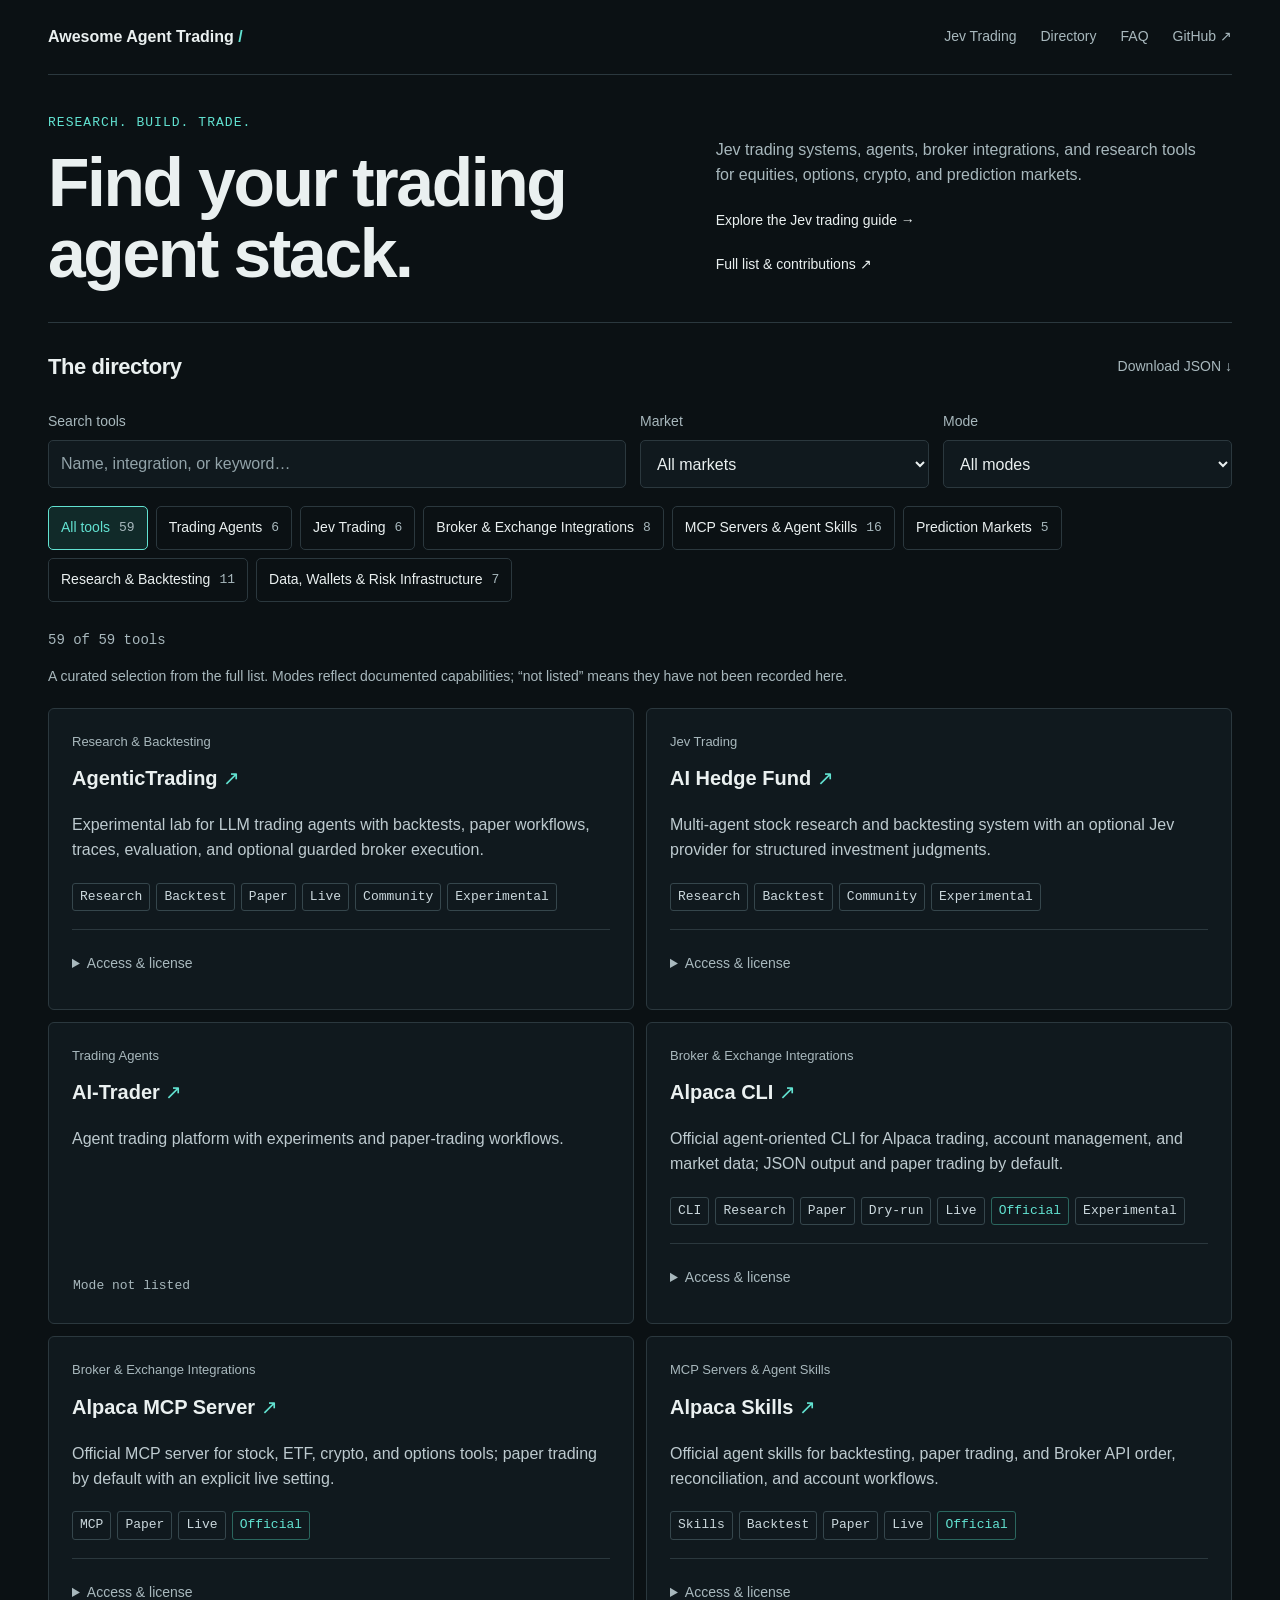
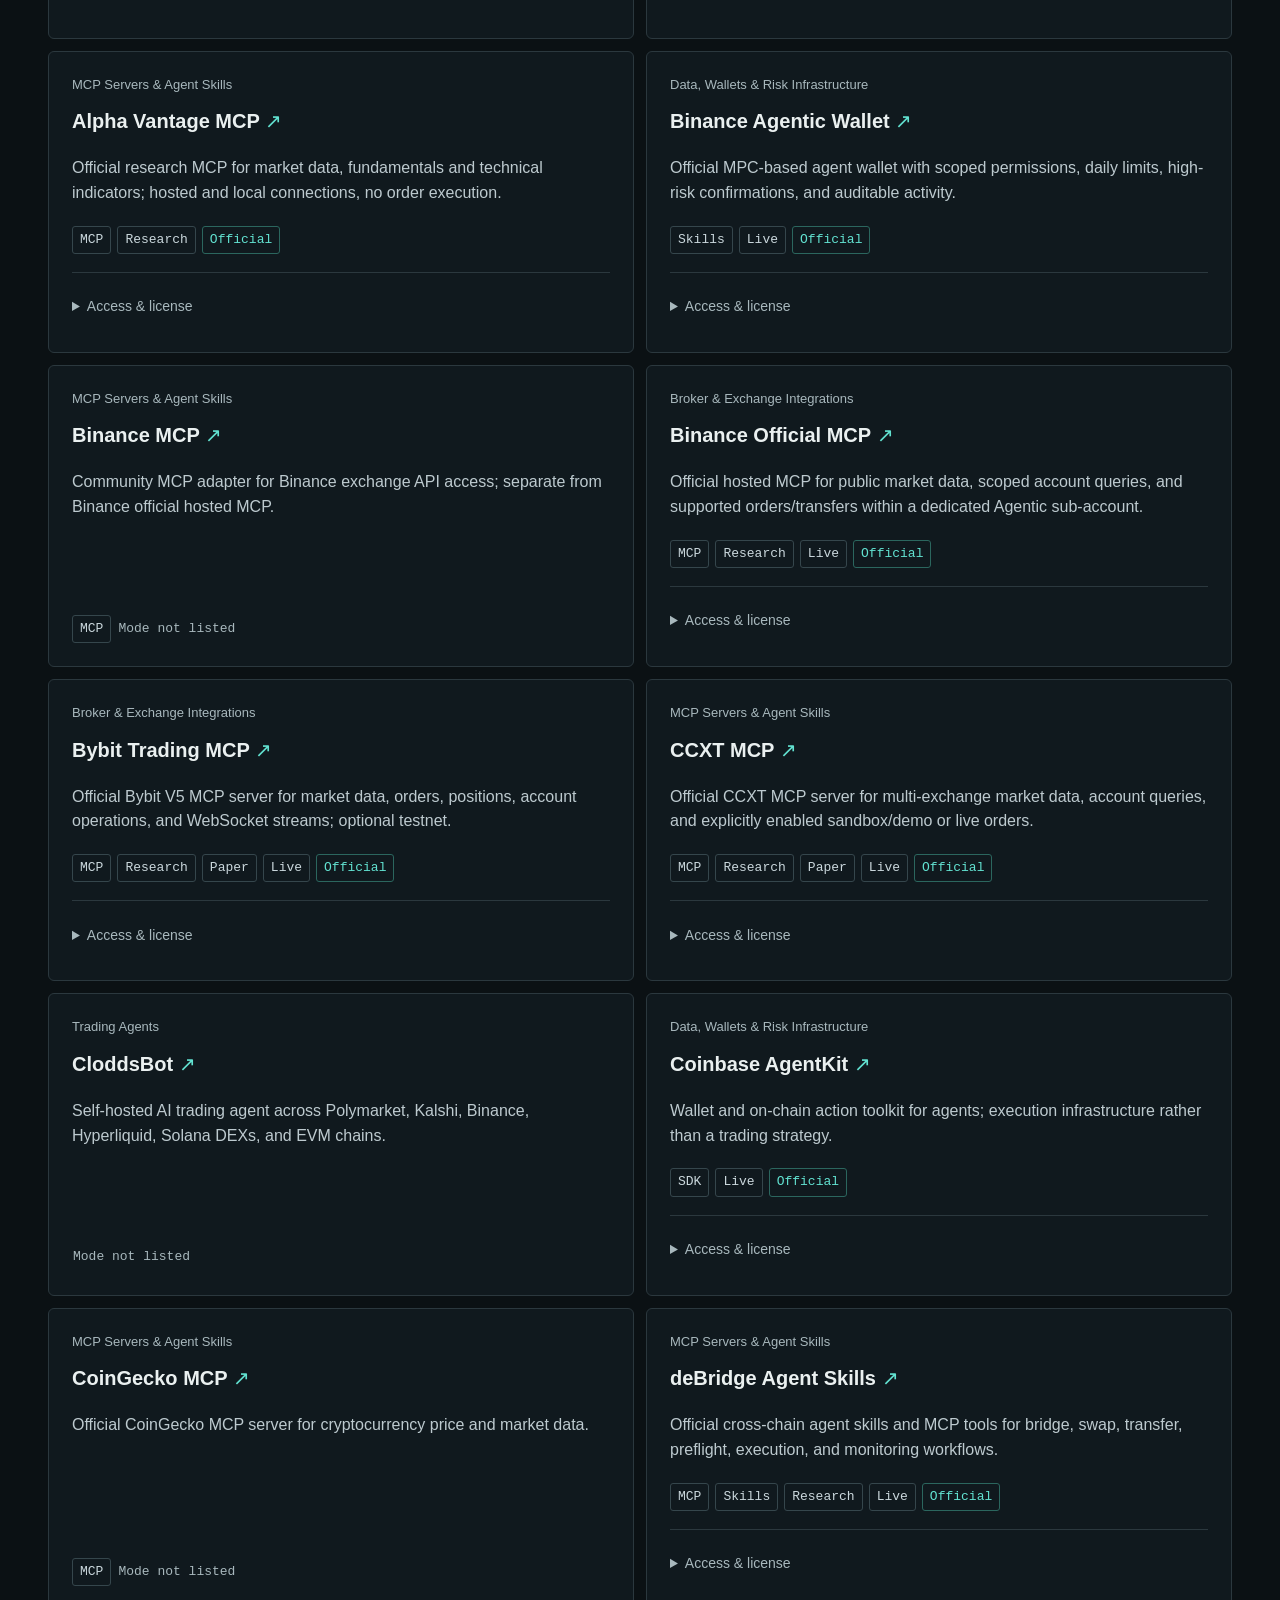
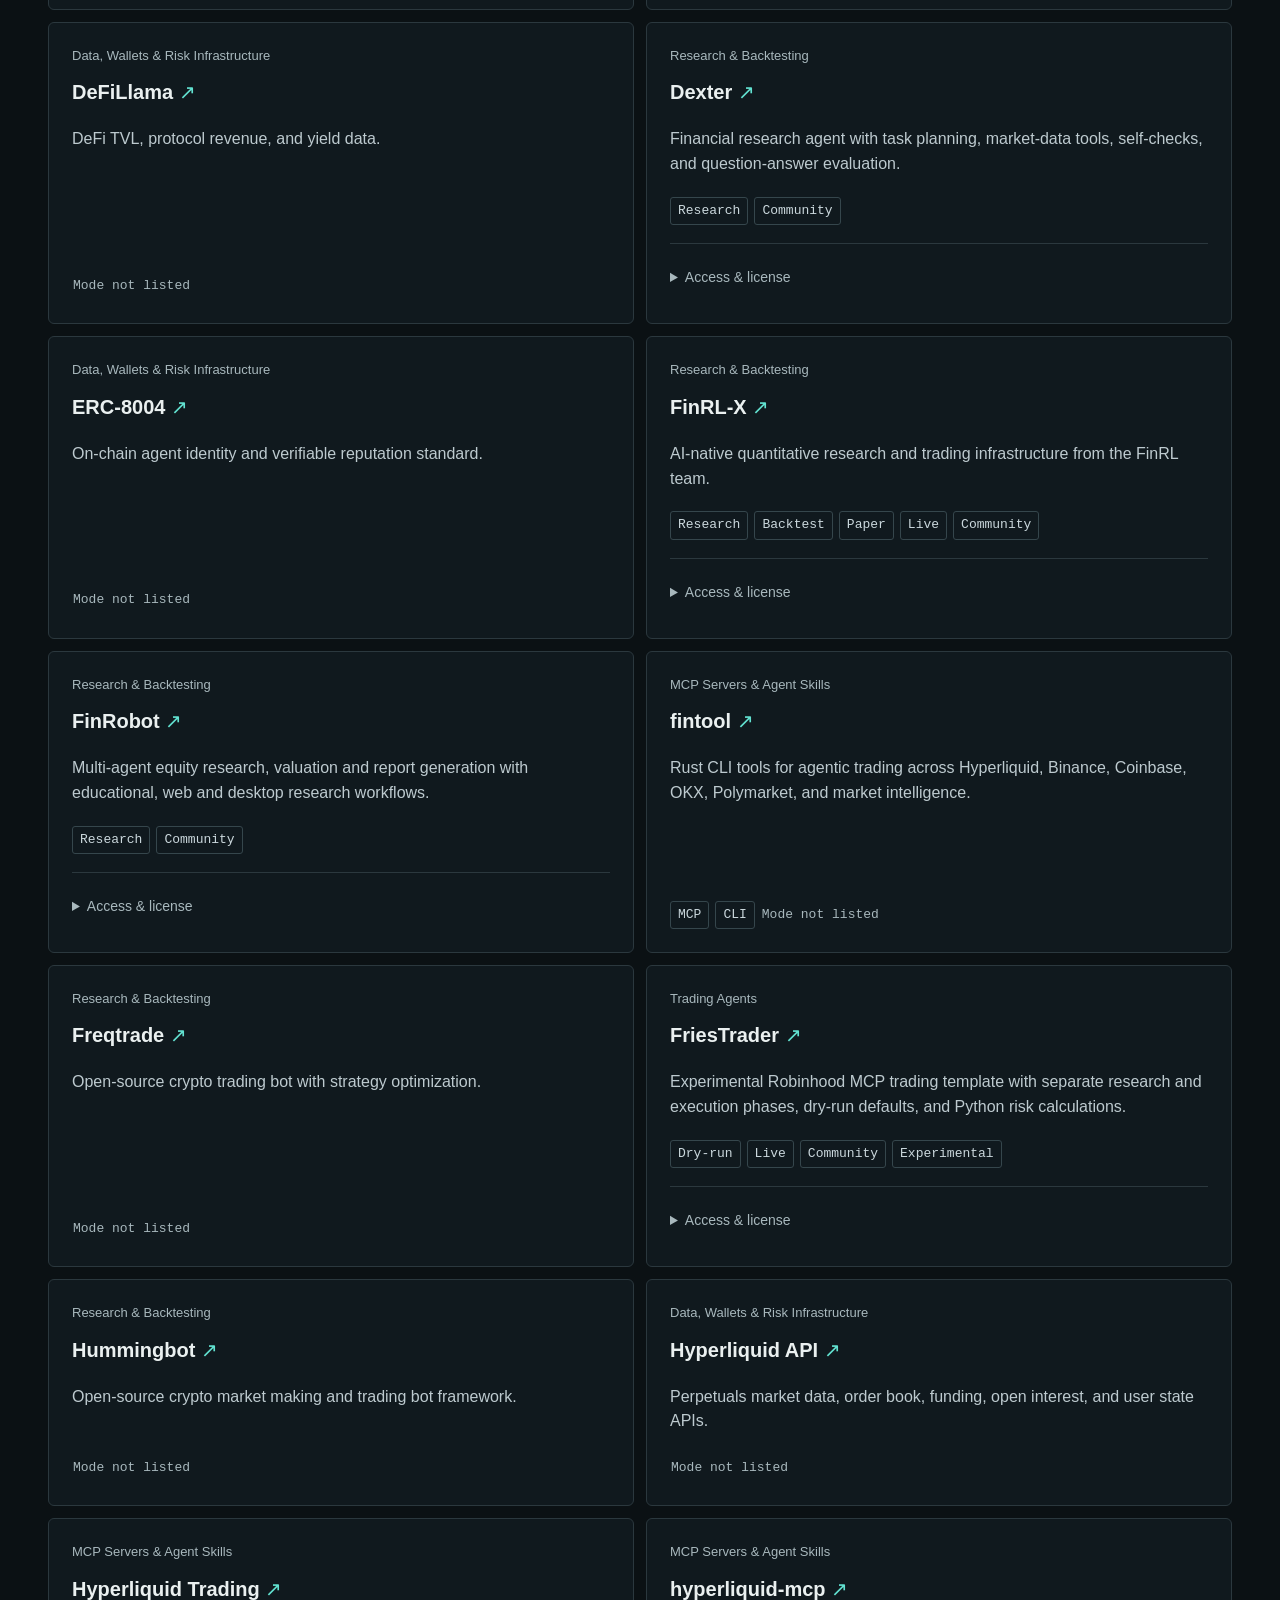
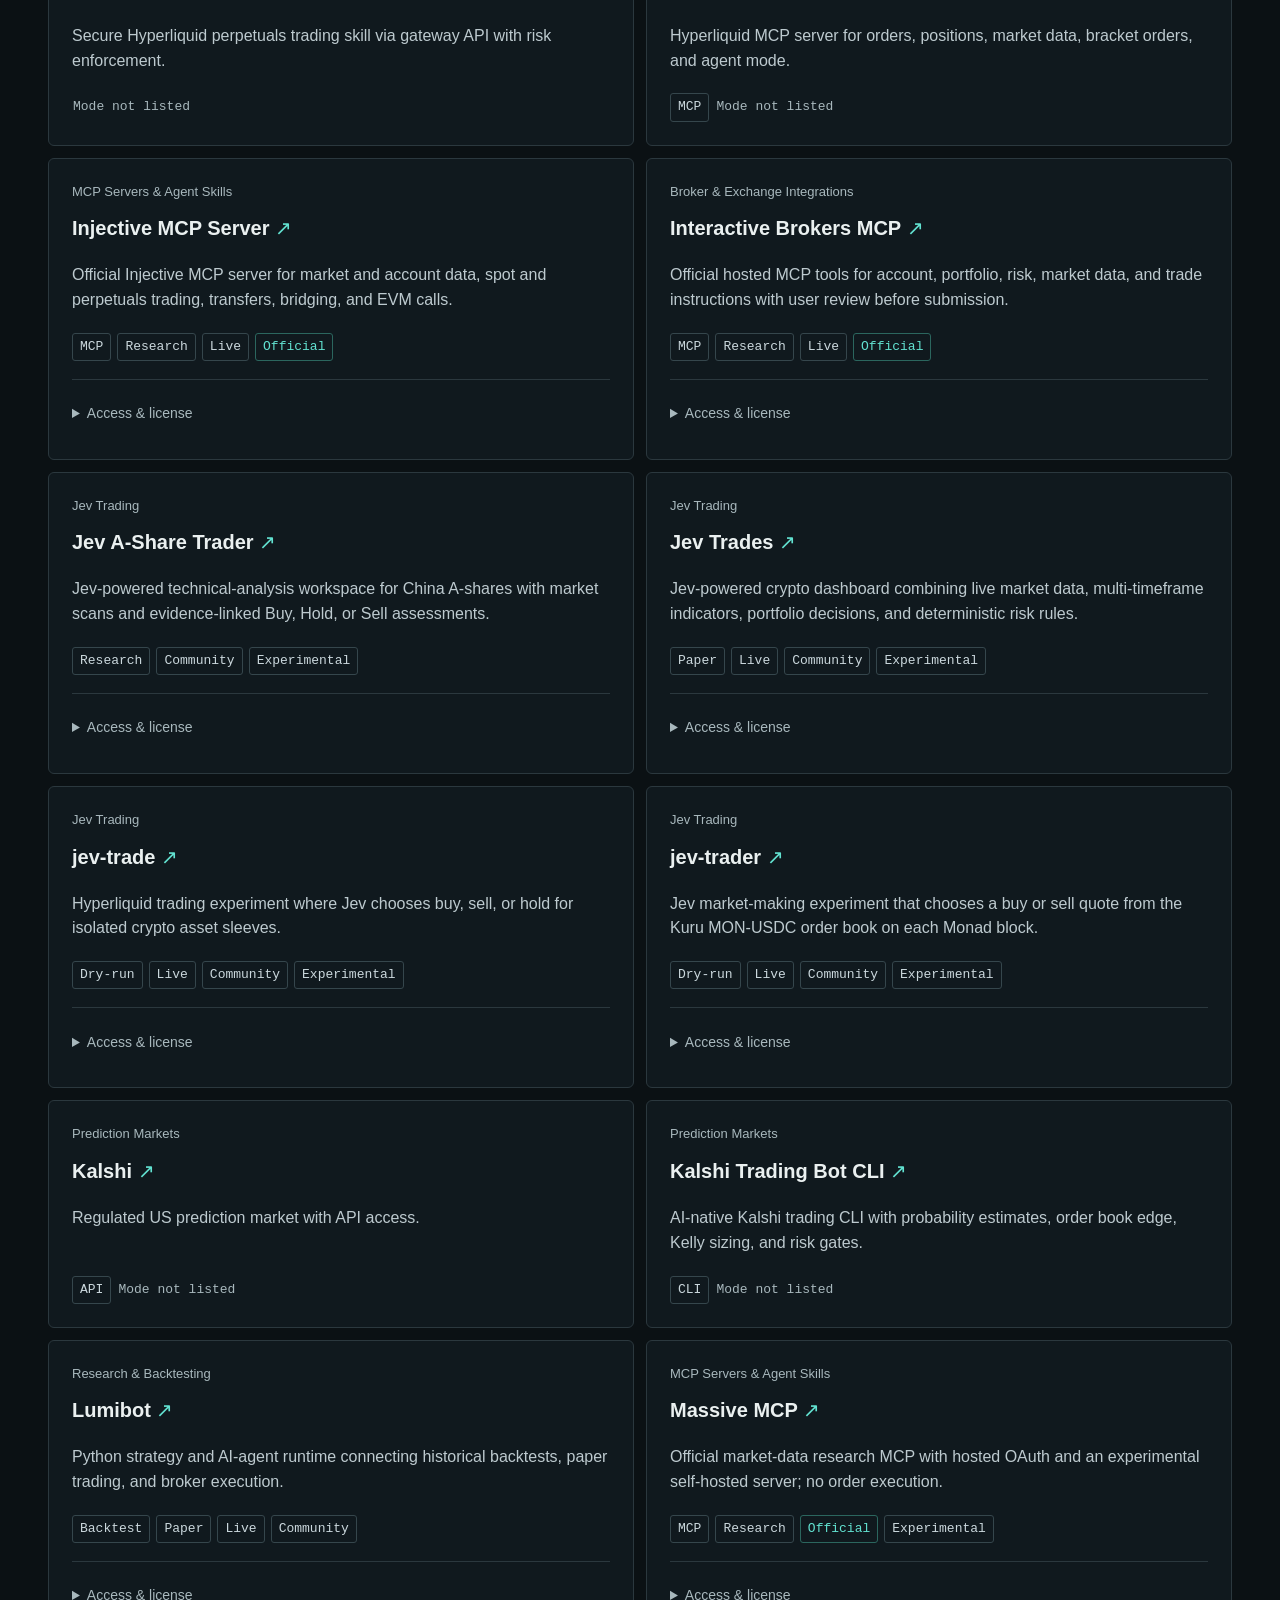
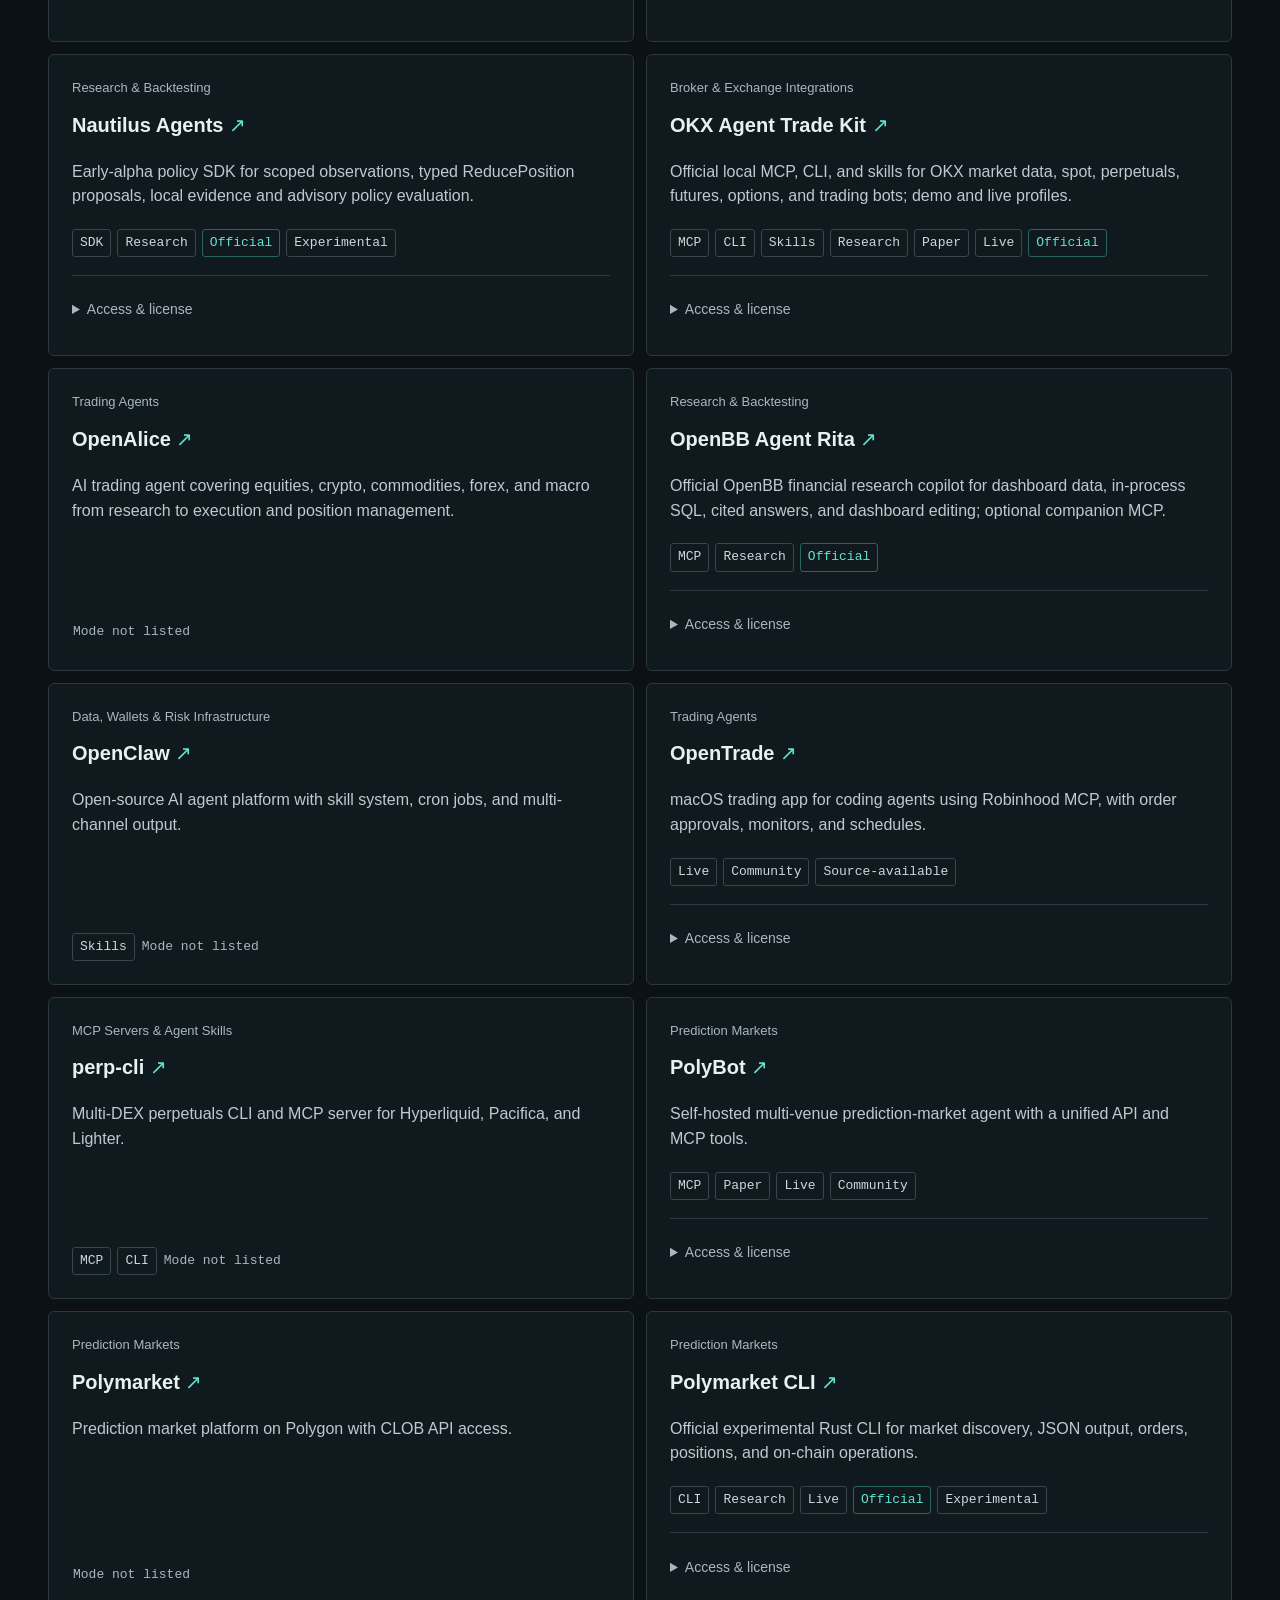
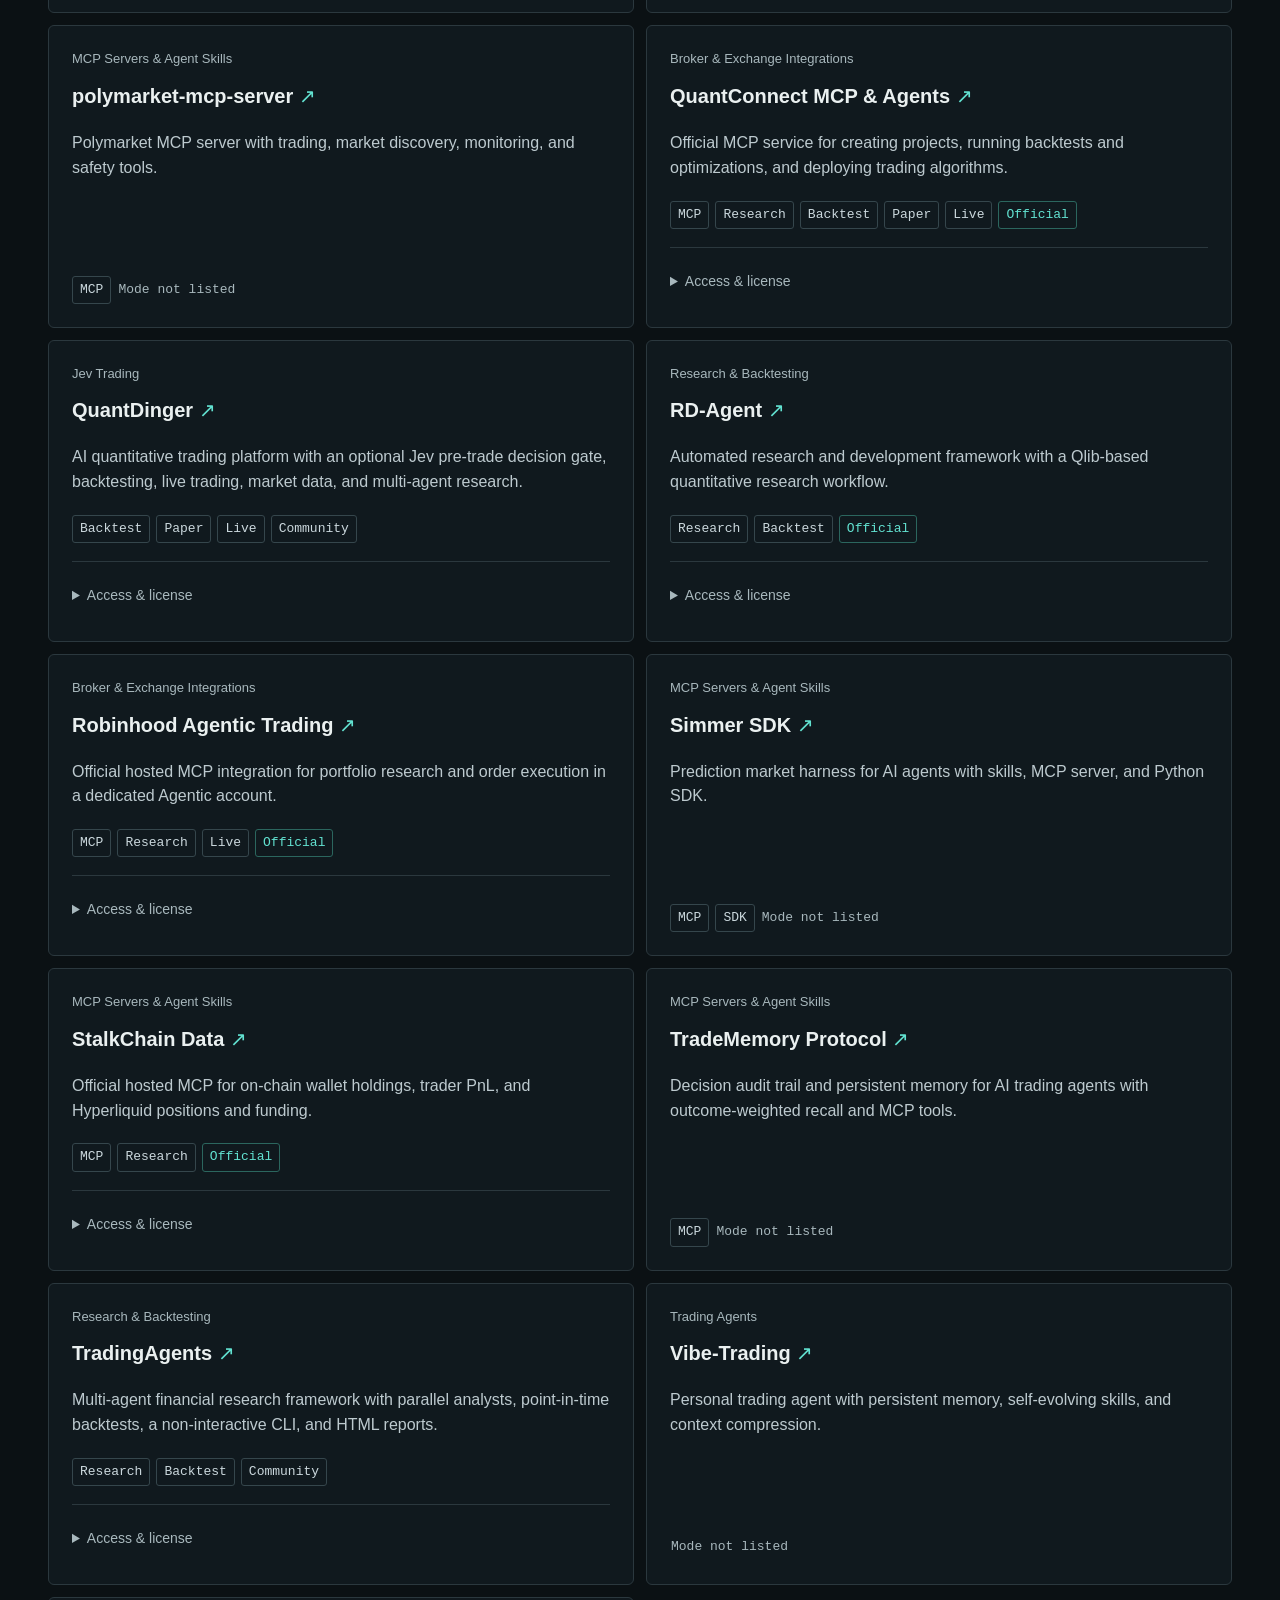
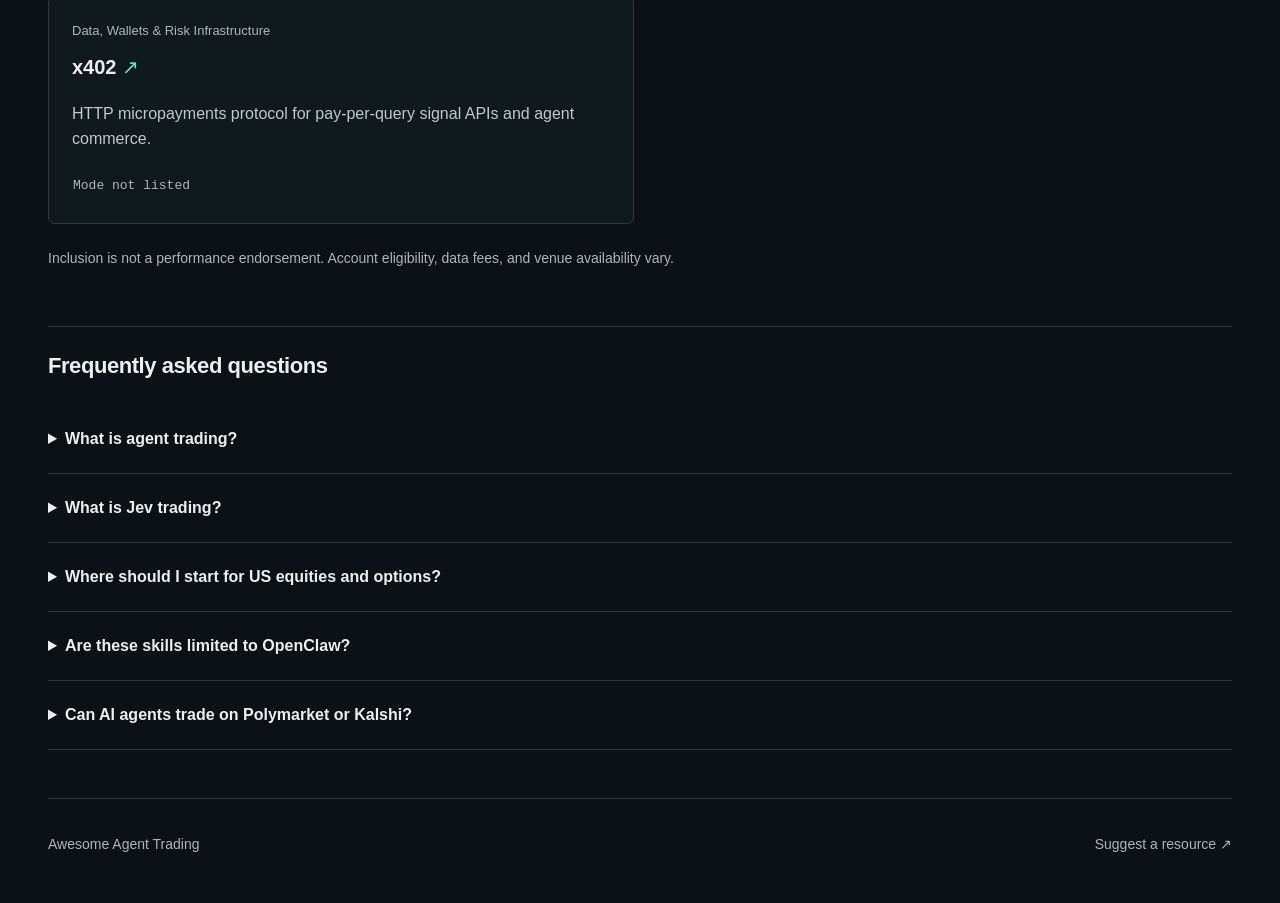
<file: docs/index.html>
<!doctype html>
<html lang="en">
  <head>
    <meta charset="utf-8">
    <meta name="viewport" content="width=device-width, initial-scale=1">
    <title>Jev Trading &amp; AI Agent Tools | Awesome Agent Trading</title>
    <meta name="description" content="Curated Jev trading projects, AI trading agents, broker MCPs, crypto tools, prediction-market bots, backtesting frameworks, and risk infrastructure.">
    <meta name="keywords" content="Jev trading, Jev AI trading, Jev trading bot, System One trading, AI trading agents, agent trading, crypto trading bots, MCP servers, broker MCP, Hyperliquid, Polymarket, Kalshi, quant trading">
    <link rel="canonical" href="https://laplace0x.github.io/awesome-agent-trading/">
    <meta name="robots" content="index, follow">

    <meta property="og:type" content="website">
    <meta property="og:site_name" content="Awesome Agent Trading">
    <meta property="og:title" content="Jev Trading &amp; AI Agent Tools">
    <meta property="og:description" content="Curated Jev trading projects, AI trading agents, broker MCPs, crypto tools, prediction-market bots, and research infrastructure.">
    <meta property="og:url" content="https://laplace0x.github.io/awesome-agent-trading/">
    <meta property="og:image" content="https://laplace0x.github.io/awesome-agent-trading/og.png">
    <meta property="og:image:width" content="1200">
    <meta property="og:image:height" content="630">
    <meta name="twitter:card" content="summary_large_image">
    <meta name="twitter:title" content="Jev Trading &amp; AI Agent Tools">
    <meta name="twitter:description" content="Curated Jev trading projects, AI trading agents, broker MCPs, crypto tools, prediction-market bots, and research infrastructure.">
    <meta name="twitter:image" content="https://laplace0x.github.io/awesome-agent-trading/og.png">

    <link rel="stylesheet" href="styles.css">
    <script src="directory.js" defer></script>
    <link rel="sitemap" type="application/xml" href="sitemap.xml">

    <script type="application/ld+json">
{
  "@context": "https://schema.org",
  "@type": "WebSite",
  "@id": "https://laplace0x.github.io/awesome-agent-trading/#website",
  "name": "Awesome Agent Trading",
  "url": "https://laplace0x.github.io/awesome-agent-trading/",
  "description": "Curated directory of Jev trading projects, AI trading agents, broker integrations, MCP servers, and research tools.",
  "inLanguage": "en",
  "publisher": {
    "@type": "Organization",
    "name": "Awesome Agent Trading"
  },
  "sameAs": [
    "https://github.com/laplace0x/awesome-agent-trading"
  ]
}
    </script>
    <script type="application/ld+json">
{
  "@context": "https://schema.org",
  "@type": "ItemList",
  "name": "Featured AI Agent Trading Resources",
  "itemListElement": [
    {
      "@type": "ListItem",
      "position": 1,
      "name": "Alpaca MCP Server",
      "url": "https://github.com/alpacahq/alpaca-mcp-server",
      "description": "Official MCP server for stock, ETF, crypto, and options tools; paper trading by default with an explicit live setting."
    },
    {
      "@type": "ListItem",
      "position": 2,
      "name": "Robinhood Agentic Trading",
      "url": "https://robinhood.com/us/en/support/articles/agentic-trading-overview/",
      "description": "Official hosted MCP integration for portfolio research and order execution in a dedicated Agentic account."
    },
    {
      "@type": "ListItem",
      "position": 3,
      "name": "OpenAlice",
      "url": "https://github.com/TraderAlice/OpenAlice",
      "description": "AI trading agent covering equities, crypto, commodities, forex, and macro from research to execution and position management."
    },
    {
      "@type": "ListItem",
      "position": 4,
      "name": "Polymarket CLI",
      "url": "https://github.com/Polymarket/polymarket-cli",
      "description": "Official experimental Rust CLI for market discovery, JSON output, orders, positions, and on-chain operations."
    },
    {
      "@type": "ListItem",
      "position": 5,
      "name": "Lumibot",
      "url": "https://github.com/Lumiwealth/lumibot",
      "description": "Python strategy and AI-agent runtime connecting historical backtests, paper trading, and broker execution."
    },
    {
      "@type": "ListItem",
      "position": 6,
      "name": "Coinbase AgentKit",
      "url": "https://github.com/coinbase/agentkit",
      "description": "Wallet and on-chain action toolkit for agents; execution infrastructure rather than a trading strategy."
    }
  ]
}
    </script>
    <script type="application/ld+json">
{
  "@context": "https://schema.org",
  "@type": "FAQPage",
  "mainEntity": [
    {
      "@type": "Question",
      "name": "What is agent trading?",
      "acceptedAnswer": {
        "@type": "Answer",
        "text": "AI agents can research markets, call tools, propose decisions, or execute orders under configured controls. Research-only tools and live systems have different capabilities."
      }
    },
    {
      "@type": "Question",
      "name": "What is Jev trading?",
      "acceptedAnswer": {
        "@type": "Answer",
        "text": "Jev trading projects use TypeSafe AI's Jev System One model for bounded, typed decisions such as buy, sell, hold, quote side, or pre-trade approval. Market data, order construction, position limits, and execution remain application responsibilities."
      }
    },
    {
      "@type": "Question",
      "name": "Where should I start for US equities and options?",
      "acceptedAnswer": {
        "@type": "Answer",
        "text": "Explore Alpaca MCP for paper/live tools, Robinhood Agentic Trading for an eligible dedicated account, and Lumibot for Python backtesting and broker execution. Account and data requirements vary."
      }
    },
    {
      "@type": "Question",
      "name": "Are these skills limited to OpenClaw?",
      "acceptedAnswer": {
        "@type": "Answer",
        "text": "No. The directory covers MCP servers, CLIs, SDKs, and skills for the clients documented by each project."
      }
    },
    {
      "@type": "Question",
      "name": "Can AI agents trade on Polymarket or Kalshi?",
      "acceptedAnswer": {
        "@type": "Answer",
        "text": "Tools include Polymarket CLI, Simmer SDK, Kalshi Trading Bot CLI, and community MCP integrations. Check venue eligibility and simulated versus real-order support."
      }
    }
  ]
}
    </script>
  </head>
  <body>
    <a class="skip-link" href="#directory">Skip to directory</a>
    <header class="shell topbar">
      <a class="brand" href="./">Awesome Agent Trading<span class="brand-mark" aria-hidden="true"> /</span></a>
      <nav aria-label="Primary"><a href="jev-trading/">Jev Trading</a><a href="#directory">Directory</a><a href="#faq">FAQ</a><a href="https://github.com/laplace0x/awesome-agent-trading">GitHub ↗</a></nav>
    </header>
    <main class="shell">
      <section class="intro" aria-labelledby="page-title">
        <div><p class="eyebrow">Research. Build. Trade.</p><h1 id="page-title">Find your trading<br>agent stack.</h1></div>
        <div class="intro-copy"><p>Jev trading systems, agents, broker integrations, and research tools for equities, options, crypto, and prediction markets.</p><a class="text-link" href="jev-trading/">Explore the Jev trading guide →</a><br><a class="text-link" href="https://github.com/laplace0x/awesome-agent-trading">Full list &amp; contributions ↗</a></div>
      </section>
      <section id="directory" aria-labelledby="directory-title">
        <div class="section-heading"><h2 id="directory-title">The directory</h2><a href="projects.json">Download JSON ↓</a></div>
        <form id="filters" role="search" hidden>
          <div class="filter-row">
            <div class="search-field"><label for="search">Search tools</label><input id="search" name="q" type="search" placeholder="Name, integration, or keyword…" autocomplete="off"></div>
            <div><label for="market">Market</label><select id="market" name="market"><option value="">All markets</option><option>Equities</option><option>Options</option><option>Crypto &amp; DeFi</option><option>Prediction markets</option><option>Futures &amp; FX</option><option>Other</option></select></div>
            <div><label for="mode">Mode</label><select id="mode" name="mode"><option value="">All modes</option><option value="research">Research</option><option value="backtest">Backtest</option><option value="paper">Paper</option><option value="dry-run">Dry-run</option><option value="live">Live</option><option value="unknown">Not listed</option></select></div>
          </div>
          <div class="mobile-category"><label for="category-select">Category</label><select id="category-select">
<!-- CATEGORY-OPTIONS:START -->
<option value="">All categories</option><option value="Trading Agents">Trading Agents</option><option value="Jev Trading">Jev Trading</option><option value="Broker &amp; Exchange Integrations">Broker &amp; Exchange Integrations</option><option value="MCP Servers &amp; Agent Skills">MCP Servers &amp; Agent Skills</option><option value="Prediction Markets">Prediction Markets</option><option value="Research &amp; Backtesting">Research &amp; Backtesting</option><option value="Data, Wallets &amp; Risk Infrastructure">Data, Wallets &amp; Risk Infrastructure</option>
<!-- CATEGORY-OPTIONS:END -->
          </select></div>
          <div id="categories" class="categories" role="group" aria-label="Filter by category">
<!-- CATEGORIES:START -->
<button type="button" class="category active" data-category="" aria-pressed="true">All tools <span>59</span></button>
<button type="button" class="category" data-category="Trading Agents" aria-pressed="false">Trading Agents <span>6</span></button>
<button type="button" class="category" data-category="Jev Trading" aria-pressed="false">Jev Trading <span>6</span></button>
<button type="button" class="category" data-category="Broker &amp; Exchange Integrations" aria-pressed="false">Broker &amp; Exchange Integrations <span>8</span></button>
<button type="button" class="category" data-category="MCP Servers &amp; Agent Skills" aria-pressed="false">MCP Servers &amp; Agent Skills <span>16</span></button>
<button type="button" class="category" data-category="Prediction Markets" aria-pressed="false">Prediction Markets <span>5</span></button>
<button type="button" class="category" data-category="Research &amp; Backtesting" aria-pressed="false">Research &amp; Backtesting <span>11</span></button>
<button type="button" class="category" data-category="Data, Wallets &amp; Risk Infrastructure" aria-pressed="false">Data, Wallets &amp; Risk Infrastructure <span>7</span></button>
<!-- CATEGORIES:END -->
          </div>
        </form>
        <noscript><p>All tools are listed below. Enable JavaScript to search and filter.</p></noscript>
        <div class="results-heading"><p id="result-count" role="status" aria-live="polite" aria-atomic="true">
<!-- COUNT:START -->
59 tools
<!-- COUNT:END -->
        </p><button id="reset" type="button" hidden>Clear filters</button></div>
        <p class="directory-note">A curated selection from the full list. Modes reflect documented capabilities; “not listed” means they have not been recorded here.</p>
        <div id="projects" class="projects">
<!-- PROJECTS:START -->
<article class="project" data-category="Research &amp; Backtesting" data-markets="[&quot;Equities&quot;]" data-modes="[&quot;research&quot;, &quot;backtest&quot;, &quot;paper&quot;, &quot;live&quot;]" data-search="AgenticTrading Experimental lab for LLM trading agents with backtests, paper workflows, traces, evaluation, and optional guarded broker execution. Research &amp; Backtesting us-equities experimental llm-agent backtesting evaluation risk-controls Python">
  <p class="project-category">Research &amp; Backtesting</p>
  <h3><a href="https://github.com/Open-Finance-Lab/AgenticTrading">AgenticTrading<span aria-hidden="true"> ↗</span></a></h3>
  <p class="project-description">Experimental lab for LLM trading agents with backtests, paper workflows, traces, evaluation, and optional guarded broker execution.</p>
  <div class="tags" aria-label="Project attributes"><span class="tag">Research</span><span class="tag">Backtest</span><span class="tag">Paper</span><span class="tag">Live</span><span class="tag">Community</span><span class="tag">Experimental</span></div>
<details class="project-details"><summary>Access &amp; license</summary><p>Source-available under a non-standard license and experimental. Optional live Robinhood execution is disabled by default and requires explicit configuration.</p><p><a href="https://github.com/Open-Finance-Lab/AgenticTrading/blob/main/LICENSE">OpenMDW-1.0 license source</a> · Reviewed 2026-09-27</p></details>
</article>
<article class="project" data-category="Jev Trading" data-markets="[&quot;Equities&quot;]" data-modes="[&quot;research&quot;, &quot;backtest&quot;]" data-search="AI Hedge Fund Multi-agent stock research and backtesting system with an optional Jev provider for structured investment judgments. Jev Trading us-equities jev multi-agent stock-analysis portfolio experimental Python">
  <p class="project-category">Jev Trading</p>
  <h3><a href="https://github.com/virattt/ai-hedge-fund">AI Hedge Fund<span aria-hidden="true"> ↗</span></a></h3>
  <p class="project-description">Multi-agent stock research and backtesting system with an optional Jev provider for structured investment judgments.</p>
  <div class="tags" aria-label="Project attributes"><span class="tag">Research</span><span class="tag">Backtest</span><span class="tag">Community</span><span class="tag">Experimental</span></div>
<details class="project-details"><summary>Access &amp; license</summary><p>The shipped application does not execute live trades. Jev is optional and requires a TypeSafe API key; some data and model providers require paid access.</p><p><a href="https://github.com/virattt/ai-hedge-fund/blob/main/LICENSE">MIT license source</a> · Reviewed 2026-09-27</p></details>
</article>
<article class="project" data-category="Trading Agents" data-markets="[&quot;Equities&quot;, &quot;Crypto &amp; DeFi&quot;, &quot;Other&quot;]" data-modes="[]" data-search="AI-Trader Agent trading platform with experiments and paper-trading workflows. Trading Agents stocks tradfi crypto ai-trading agent-native automation Python">
  <p class="project-category">Trading Agents</p>
  <h3><a href="https://github.com/HKUDS/AI-Trader">AI-Trader<span aria-hidden="true"> ↗</span></a></h3>
  <p class="project-description">Agent trading platform with experiments and paper-trading workflows.</p>
  <div class="tags" aria-label="Project attributes"><span class="tag tag--muted">Mode not listed</span></div>

</article>
<article class="project" data-category="Broker &amp; Exchange Integrations" data-markets="[&quot;Equities&quot;, &quot;Options&quot;, &quot;Crypto &amp; DeFi&quot;]" data-modes="[&quot;research&quot;, &quot;paper&quot;, &quot;dry-run&quot;, &quot;live&quot;]" data-search="Alpaca CLI Official agent-oriented CLI for Alpaca trading, account management, and market data; JSON output and paper trading by default. Broker &amp; Exchange Integrations stocks crypto options cli alpaca experimental Go">
  <p class="project-category">Broker &amp; Exchange Integrations</p>
  <h3><a href="https://github.com/alpacahq/cli">Alpaca CLI<span aria-hidden="true"> ↗</span></a></h3>
  <p class="project-description">Official agent-oriented CLI for Alpaca trading, account management, and market data; JSON output and paper trading by default.</p>
  <div class="tags" aria-label="Project attributes"><span class="tag">CLI</span><span class="tag">Research</span><span class="tag">Paper</span><span class="tag">Dry-run</span><span class="tag">Live</span><span class="tag tag--accent">Official</span><span class="tag">Experimental</span></div>
<details class="project-details"><summary>Access &amp; license</summary><p>Alpha Preview: commands and output may change. Requires Alpaca account/authentication and relevant data entitlements. OAuth is paper-only; live execution requires API keys and explicit opt-in. Order dry-run previews do not submit orders or simulate fills. Commands execute without interactive confirmation. Documentation review only.</p><p><a href="https://github.com/alpacahq/cli/blob/main/LICENSE">Apache-2.0 license source</a> · Reviewed 2026-10-11</p></details>
</article>
<article class="project" data-category="Broker &amp; Exchange Integrations" data-markets="[&quot;Equities&quot;, &quot;Options&quot;, &quot;Crypto &amp; DeFi&quot;]" data-modes="[&quot;paper&quot;, &quot;live&quot;]" data-search="Alpaca MCP Server Official MCP server for stock, ETF, crypto, and options tools; paper trading by default with an explicit live setting. Broker &amp; Exchange Integrations us-equities options crypto mcp broker official Python">
  <p class="project-category">Broker &amp; Exchange Integrations</p>
  <h3><a href="https://github.com/alpacahq/alpaca-mcp-server">Alpaca MCP Server<span aria-hidden="true"> ↗</span></a></h3>
  <p class="project-description">Official MCP server for stock, ETF, crypto, and options tools; paper trading by default with an explicit live setting.</p>
  <div class="tags" aria-label="Project attributes"><span class="tag">MCP</span><span class="tag">Paper</span><span class="tag">Live</span><span class="tag tag--accent">Official</span></div>
<details class="project-details"><summary>Access &amp; license</summary><p>Requires an eligible Alpaca account and API credentials; market data entitlements vary.</p><p><a href="https://github.com/alpacahq/alpaca-mcp-server/blob/main/LICENSE">MIT license source</a> · Reviewed 2026-09-12</p></details>
</article>
<article class="project" data-category="MCP Servers &amp; Agent Skills" data-markets="[&quot;Equities&quot;, &quot;Options&quot;, &quot;Crypto &amp; DeFi&quot;]" data-modes="[&quot;backtest&quot;, &quot;paper&quot;, &quot;live&quot;]" data-search="Alpaca Skills Official agent skills for backtesting, paper trading, and Broker API order, reconciliation, and account workflows. MCP Servers &amp; Agent Skills us-equities options crypto skills broker official Python">
  <p class="project-category">MCP Servers &amp; Agent Skills</p>
  <h3><a href="https://github.com/alpacahq/alpaca-skills">Alpaca Skills<span aria-hidden="true"> ↗</span></a></h3>
  <p class="project-description">Official agent skills for backtesting, paper trading, and Broker API order, reconciliation, and account workflows.</p>
  <div class="tags" aria-label="Project attributes"><span class="tag">Skills</span><span class="tag">Backtest</span><span class="tag">Paper</span><span class="tag">Live</span><span class="tag tag--accent">Official</span></div>
<details class="project-details"><summary>Access &amp; license</summary><p>Individual skills have different credential and account requirements; not limited to OpenClaw.</p><p><a href="https://github.com/alpacahq/alpaca-skills/blob/main/LICENSE">Apache-2.0 license source</a> · Reviewed 2026-09-12</p></details>
</article>
<article class="project" data-category="MCP Servers &amp; Agent Skills" data-markets="[&quot;Equities&quot;, &quot;Options&quot;, &quot;Crypto &amp; DeFi&quot;, &quot;Futures &amp; FX&quot;]" data-modes="[&quot;research&quot;]" data-search="Alpha Vantage MCP Official research MCP for market data, fundamentals and technical indicators; hosted and local connections, no order execution. MCP Servers &amp; Agent Skills stocks options crypto forex commodities mcp market-data hosted Python">
  <p class="project-category">MCP Servers &amp; Agent Skills</p>
  <h3><a href="https://github.com/alphavantage/alpha_vantage_mcp">Alpha Vantage MCP<span aria-hidden="true"> ↗</span></a></h3>
  <p class="project-description">Official research MCP for market data, fundamentals and technical indicators; hosted and local connections, no order execution.</p>
  <div class="tags" aria-label="Project attributes"><span class="tag">MCP</span><span class="tag">Research</span><span class="tag tag--accent">Official</span></div>
<details class="project-details"><summary>Access &amp; license</summary><p>Requires an Alpha Vantage API key, including through hosted OAuth authorization. Free access is limited; premium endpoints and real-time/delayed data may require paid access and separate entitlements. MIT covers server code; data usage follows provider terms.</p><p><a href="https://github.com/alphavantage/alpha_vantage_mcp/blob/main/LICENSE">MIT license source</a> · Reviewed 2026-10-23</p></details>
</article>
<article class="project" data-category="Data, Wallets &amp; Risk Infrastructure" data-markets="[&quot;Crypto &amp; DeFi&quot;, &quot;Prediction markets&quot;]" data-modes="[&quot;live&quot;]" data-search="Binance Agentic Wallet Official MPC-based agent wallet with scoped permissions, daily limits, high-risk confirmations, and auditable activity. Data, Wallets &amp; Risk Infrastructure crypto defi prediction-markets wallet mpc skills risk-controls official ">
  <p class="project-category">Data, Wallets &amp; Risk Infrastructure</p>
  <h3><a href="https://developers.binance.com/en/docs/products/agentic-wallet/welcome">Binance Agentic Wallet<span aria-hidden="true"> ↗</span></a></h3>
  <p class="project-description">Official MPC-based agent wallet with scoped permissions, daily limits, high-risk confirmations, and auditable activity.</p>
  <div class="tags" aria-label="Project attributes"><span class="tag">Skills</span><span class="tag">Live</span><span class="tag tag--accent">Official</span></div>
<details class="project-details"><summary>Access &amp; license</summary><p>Hosted product used through Binance Agent Skills. Supported actions, assets, chains, and availability depend on the account and product terms.</p><p>Hosted service · Reviewed 2026-09-27</p></details>
</article>
<article class="project" data-category="MCP Servers &amp; Agent Skills" data-markets="[&quot;Crypto &amp; DeFi&quot;]" data-modes="[]" data-search="Binance MCP Community MCP adapter for Binance exchange API access; separate from Binance official hosted MCP. MCP Servers &amp; Agent Skills crypto cex mcp binance trading-api ">
  <p class="project-category">MCP Servers &amp; Agent Skills</p>
  <h3><a href="https://github.com/nicepkg/binance-mcp">Binance MCP<span aria-hidden="true"> ↗</span></a></h3>
  <p class="project-description">Community MCP adapter for Binance exchange API access; separate from Binance official hosted MCP.</p>
  <div class="tags" aria-label="Project attributes"><span class="tag">MCP</span><span class="tag tag--muted">Mode not listed</span></div>

</article>
<article class="project" data-category="Broker &amp; Exchange Integrations" data-markets="[&quot;Crypto &amp; DeFi&quot;, &quot;Futures &amp; FX&quot;]" data-modes="[&quot;research&quot;, &quot;live&quot;]" data-search="Binance Official MCP Official hosted MCP for public market data, scoped account queries, and supported orders/transfers within a dedicated Agentic sub-account. Broker &amp; Exchange Integrations crypto cex futures mcp binance hosted ">
  <p class="project-category">Broker &amp; Exchange Integrations</p>
  <h3><a href="https://developers.binance.com/en/docs/agent-native/mcp-server/agentic">Binance Official MCP<span aria-hidden="true"> ↗</span></a></h3>
  <p class="project-description">Official hosted MCP for public market data, scoped account queries, and supported orders/transfers within a dedicated Agentic sub-account.</p>
  <div class="tags" aria-label="Project attributes"><span class="tag">MCP</span><span class="tag">Research</span><span class="tag">Live</span><span class="tag tag--accent">Official</span></div>
<details class="project-details"><summary>Access &amp; license</summary><p>Hosted service; no code license is implied. Private access requires authorization, an eligible Binance account, and regional/product availability. Users manually fund an isolated Agentic sub-account. The documentation requires confirmation before writes; no external withdrawal scope is provided. Trading fees and venue requirements apply. Documentation review only.</p><p>Hosted service · Reviewed 2026-10-11</p></details>
</article>
<article class="project" data-category="Broker &amp; Exchange Integrations" data-markets="[&quot;Crypto &amp; DeFi&quot;]" data-modes="[&quot;research&quot;, &quot;paper&quot;, &quot;live&quot;]" data-search="Bybit Trading MCP Official Bybit V5 MCP server for market data, orders, positions, account operations, and WebSocket streams; optional testnet. Broker &amp; Exchange Integrations crypto cex mcp bybit websocket TypeScript">
  <p class="project-category">Broker &amp; Exchange Integrations</p>
  <h3><a href="https://github.com/bybit-exchange/trading-mcp">Bybit Trading MCP<span aria-hidden="true"> ↗</span></a></h3>
  <p class="project-description">Official Bybit V5 MCP server for market data, orders, positions, account operations, and WebSocket streams; optional testnet.</p>
  <div class="tags" aria-label="Project attributes"><span class="tag">MCP</span><span class="tag">Research</span><span class="tag">Paper</span><span class="tag">Live</span><span class="tag tag--accent">Official</span></div>
<details class="project-details"><summary>Access &amp; license</summary><p>Public market tools need no API key. Private tools require a Bybit account and API credentials with selected permissions. Testnet requires separate credentials and BYBIT_TESTNET=true; it is not the default. Testnet is represented as paper mode here. Documentation review only.</p><p><a href="https://github.com/bybit-exchange/trading-mcp/blob/main/LICENSE">MIT license source</a> · Reviewed 2026-10-11</p></details>
</article>
<article class="project" data-category="MCP Servers &amp; Agent Skills" data-markets="[&quot;Crypto &amp; DeFi&quot;, &quot;Prediction markets&quot;]" data-modes="[&quot;research&quot;, &quot;paper&quot;, &quot;live&quot;]" data-search="CCXT MCP Official CCXT MCP server for multi-exchange market data, account queries, and explicitly enabled sandbox/demo or live orders. MCP Servers &amp; Agent Skills crypto cex prediction-markets mcp ccxt multi-exchange TypeScript">
  <p class="project-category">MCP Servers &amp; Agent Skills</p>
  <h3><a href="https://github.com/ccxt/ccxt/tree/master/mcp">CCXT MCP<span aria-hidden="true"> ↗</span></a></h3>
  <p class="project-description">Official CCXT MCP server for multi-exchange market data, account queries, and explicitly enabled sandbox/demo or live orders.</p>
  <div class="tags" aria-label="Project attributes"><span class="tag">MCP</span><span class="tag">Research</span><span class="tag">Paper</span><span class="tag">Live</span><span class="tag tag--accent">Official</span></div>
<details class="project-details"><summary>Access &amp; license</summary><p>Public market data needs no credentials. Account access requires venue credentials; trading, fund transfers, and raw writes are separate opt-in tiers. Live orders require trading: live and an explicit maxOrderValue choice. Sandbox/demo support varies by venue. Documentation review only.</p><p><a href="https://github.com/ccxt/ccxt/blob/master/LICENSE.txt">MIT license source</a> · Reviewed 2026-10-11</p></details>
</article>
<article class="project" data-category="Trading Agents" data-markets="[&quot;Crypto &amp; DeFi&quot;, &quot;Prediction markets&quot;]" data-modes="[]" data-search="CloddsBot Self-hosted AI trading agent across Polymarket, Kalshi, Binance, Hyperliquid, Solana DEXs, and EVM chains. Trading Agents prediction-markets crypto defi cex self-hosted polymarket kalshi hyperliquid binance TypeScript">
  <p class="project-category">Trading Agents</p>
  <h3><a href="https://github.com/alsk1992/CloddsBot">CloddsBot<span aria-hidden="true"> ↗</span></a></h3>
  <p class="project-description">Self-hosted AI trading agent across Polymarket, Kalshi, Binance, Hyperliquid, Solana DEXs, and EVM chains.</p>
  <div class="tags" aria-label="Project attributes"><span class="tag tag--muted">Mode not listed</span></div>

</article>
<article class="project" data-category="Data, Wallets &amp; Risk Infrastructure" data-markets="[&quot;Crypto &amp; DeFi&quot;]" data-modes="[&quot;live&quot;]" data-search="Coinbase AgentKit Wallet and on-chain action toolkit for agents; execution infrastructure rather than a trading strategy. Data, Wallets &amp; Risk Infrastructure crypto defi wallet sdk official TypeScript">
  <p class="project-category">Data, Wallets &amp; Risk Infrastructure</p>
  <h3><a href="https://github.com/coinbase/agentkit">Coinbase AgentKit<span aria-hidden="true"> ↗</span></a></h3>
  <p class="project-description">Wallet and on-chain action toolkit for agents; execution infrastructure rather than a trading strategy.</p>
  <div class="tags" aria-label="Project attributes"><span class="tag">SDK</span><span class="tag">Live</span><span class="tag tag--accent">Official</span></div>
<details class="project-details"><summary>Access &amp; license</summary><p>Chain, wallet, and action support depends on the selected integration.</p><p><a href="https://github.com/coinbase/agentkit/blob/main/LICENSE.md">Apache-2.0 license source</a> · Reviewed 2026-09-12</p></details>
</article>
<article class="project" data-category="MCP Servers &amp; Agent Skills" data-markets="[&quot;Crypto &amp; DeFi&quot;]" data-modes="[]" data-search="CoinGecko MCP Official CoinGecko MCP server for cryptocurrency price and market data. MCP Servers &amp; Agent Skills crypto mcp market-data coingecko prices ">
  <p class="project-category">MCP Servers &amp; Agent Skills</p>
  <h3><a href="https://docs.coingecko.com/docs/mcp-server">CoinGecko MCP<span aria-hidden="true"> ↗</span></a></h3>
  <p class="project-description">Official CoinGecko MCP server for cryptocurrency price and market data.</p>
  <div class="tags" aria-label="Project attributes"><span class="tag">MCP</span><span class="tag tag--muted">Mode not listed</span></div>

</article>
<article class="project" data-category="MCP Servers &amp; Agent Skills" data-markets="[&quot;Crypto &amp; DeFi&quot;]" data-modes="[&quot;research&quot;, &quot;live&quot;]" data-search="deBridge Agent Skills Official cross-chain agent skills and MCP tools for bridge, swap, transfer, preflight, execution, and monitoring workflows. MCP Servers &amp; Agent Skills crypto defi skills mcp cross-chain bridge official TypeScript">
  <p class="project-category">MCP Servers &amp; Agent Skills</p>
  <h3><a href="https://github.com/debridge-finance/debridge-skills">deBridge Agent Skills<span aria-hidden="true"> ↗</span></a></h3>
  <p class="project-description">Official cross-chain agent skills and MCP tools for bridge, swap, transfer, preflight, execution, and monitoring workflows.</p>
  <div class="tags" aria-label="Project attributes"><span class="tag">MCP</span><span class="tag">Skills</span><span class="tag">Research</span><span class="tag">Live</span><span class="tag tag--accent">Official</span></div>
<details class="project-details"><summary>Access &amp; license</summary><p>Live swaps and transfers require wallet signatures, sufficient balances, and supported source and destination chains.</p><p><a href="https://github.com/debridge-finance/debridge-skills/blob/main/LICENSE">MIT license source</a> · Reviewed 2026-09-27</p></details>
</article>
<article class="project" data-category="Data, Wallets &amp; Risk Infrastructure" data-markets="[&quot;Crypto &amp; DeFi&quot;]" data-modes="[]" data-search="DeFiLlama DeFi TVL, protocol revenue, and yield data. Data, Wallets &amp; Risk Infrastructure crypto defi market-data defi tvl yield ">
  <p class="project-category">Data, Wallets &amp; Risk Infrastructure</p>
  <h3><a href="https://defillama.com">DeFiLlama<span aria-hidden="true"> ↗</span></a></h3>
  <p class="project-description">DeFi TVL, protocol revenue, and yield data.</p>
  <div class="tags" aria-label="Project attributes"><span class="tag tag--muted">Mode not listed</span></div>

</article>
<article class="project" data-category="Research &amp; Backtesting" data-markets="[&quot;Equities&quot;]" data-modes="[&quot;research&quot;]" data-search="Dexter Financial research agent with task planning, market-data tools, self-checks, and question-answer evaluation. Research &amp; Backtesting us-equities research financial-data evals TypeScript">
  <p class="project-category">Research &amp; Backtesting</p>
  <h3><a href="https://github.com/virattt/dexter">Dexter<span aria-hidden="true"> ↗</span></a></h3>
  <p class="project-description">Financial research agent with task planning, market-data tools, self-checks, and question-answer evaluation.</p>
  <div class="tags" aria-label="Project attributes"><span class="tag">Research</span><span class="tag">Community</span></div>
<details class="project-details"><summary>Access &amp; license</summary><p>README declares MIT; no standalone root license file was found. Research tool, not an order-execution system; data/model services may cost extra.</p><p><a href="https://github.com/virattt/dexter#-license">MIT license source</a> · Reviewed 2026-09-12</p></details>
</article>
<article class="project" data-category="Data, Wallets &amp; Risk Infrastructure" data-markets="[&quot;Crypto &amp; DeFi&quot;]" data-modes="[]" data-search="ERC-8004 On-chain agent identity and verifiable reputation standard. Data, Wallets &amp; Risk Infrastructure crypto defi agent-identity reputation on-chain trust ">
  <p class="project-category">Data, Wallets &amp; Risk Infrastructure</p>
  <h3><a href="https://8004.org">ERC-8004<span aria-hidden="true"> ↗</span></a></h3>
  <p class="project-description">On-chain agent identity and verifiable reputation standard.</p>
  <div class="tags" aria-label="Project attributes"><span class="tag tag--muted">Mode not listed</span></div>

</article>
<article class="project" data-category="Research &amp; Backtesting" data-markets="[&quot;Equities&quot;, &quot;Crypto &amp; DeFi&quot;, &quot;Other&quot;]" data-modes="[&quot;research&quot;, &quot;backtest&quot;, &quot;paper&quot;, &quot;live&quot;]" data-search="FinRL-X AI-native quantitative research and trading infrastructure from the FinRL team. Research &amp; Backtesting crypto tradfi stocks quant-research automated-trading reinforcement-learning finance Python">
  <p class="project-category">Research &amp; Backtesting</p>
  <h3><a href="https://github.com/AI4Finance-Foundation/FinRL-Trading">FinRL-X<span aria-hidden="true"> ↗</span></a></h3>
  <p class="project-description">AI-native quantitative research and trading infrastructure from the FinRL team.</p>
  <div class="tags" aria-label="Project attributes"><span class="tag">Research</span><span class="tag">Backtest</span><span class="tag">Paper</span><span class="tag">Live</span><span class="tag">Community</span></div>
<details class="project-details"><summary>Access &amp; license</summary><p>The FinRL team recommends this newer project to new users; execution and data-provider requirements vary by workflow.</p><p><a href="https://github.com/AI4Finance-Foundation/FinRL-Trading/blob/main/LICENSE">Apache-2.0 license source</a> · Reviewed 2026-09-27</p></details>
</article>
<article class="project" data-category="Research &amp; Backtesting" data-markets="[&quot;Equities&quot;]" data-modes="[&quot;research&quot;]" data-search="FinRobot Multi-agent equity research, valuation and report generation with educational, web and desktop research workflows. Research &amp; Backtesting stocks multi-agent equity-research valuation llm Python">
  <p class="project-category">Research &amp; Backtesting</p>
  <h3><a href="https://github.com/AI4Finance-Foundation/FinRobot">FinRobot<span aria-hidden="true"> ↗</span></a></h3>
  <p class="project-description">Multi-agent equity research, valuation and report generation with educational, web and desktop research workflows.</p>
  <div class="tags" aria-label="Project attributes"><span class="tag">Research</span><span class="tag">Community</span></div>
<details class="project-details"><summary>Access &amp; license</summary><p>The pip package installs educational V0; V1 is a self-hosted web application and V2 a desktop research application. V3 is in development. Model and data-provider credentials and fees vary. This listing describes research, not broker execution or independently verified performance.</p><p><a href="https://github.com/AI4Finance-Foundation/FinRobot/blob/master/LICENSE">Apache-2.0 license source</a> · Reviewed 2026-10-23</p></details>
</article>
<article class="project" data-category="MCP Servers &amp; Agent Skills" data-markets="[&quot;Equities&quot;, &quot;Crypto &amp; DeFi&quot;, &quot;Prediction markets&quot;, &quot;Futures &amp; FX&quot;]" data-modes="[]" data-search="fintool Rust CLI tools for agentic trading across Hyperliquid, Binance, Coinbase, OKX, Polymarket, and market intelligence. MCP Servers &amp; Agent Skills crypto stocks commodities prediction-markets cli mcp market-intelligence agentic-trading Rust">
  <p class="project-category">MCP Servers &amp; Agent Skills</p>
  <h3><a href="https://github.com/second-state/fintool">fintool<span aria-hidden="true"> ↗</span></a></h3>
  <p class="project-description">Rust CLI tools for agentic trading across Hyperliquid, Binance, Coinbase, OKX, Polymarket, and market intelligence.</p>
  <div class="tags" aria-label="Project attributes"><span class="tag">MCP</span><span class="tag">CLI</span><span class="tag tag--muted">Mode not listed</span></div>

</article>
<article class="project" data-category="Research &amp; Backtesting" data-markets="[&quot;Crypto &amp; DeFi&quot;]" data-modes="[]" data-search="Freqtrade Open-source crypto trading bot with strategy optimization. Research &amp; Backtesting crypto cex trading-bot strategy-optimization backtesting Python">
  <p class="project-category">Research &amp; Backtesting</p>
  <h3><a href="https://github.com/freqtrade/freqtrade">Freqtrade<span aria-hidden="true"> ↗</span></a></h3>
  <p class="project-description">Open-source crypto trading bot with strategy optimization.</p>
  <div class="tags" aria-label="Project attributes"><span class="tag tag--muted">Mode not listed</span></div>

</article>
<article class="project" data-category="Trading Agents" data-markets="[&quot;Equities&quot;]" data-modes="[&quot;dry-run&quot;, &quot;live&quot;]" data-search="FriesTrader Experimental Robinhood MCP trading template with separate research and execution phases, dry-run defaults, and Python risk calculations. Trading Agents us-equities experimental robinhood risk-controls Python">
  <p class="project-category">Trading Agents</p>
  <h3><a href="https://github.com/YizhiSong/FriesTrader">FriesTrader<span aria-hidden="true"> ↗</span></a></h3>
  <p class="project-description">Experimental Robinhood MCP trading template with separate research and execution phases, dry-run defaults, and Python risk calculations.</p>
  <div class="tags" aria-label="Project attributes"><span class="tag">Dry-run</span><span class="tag">Live</span><span class="tag">Community</span><span class="tag">Experimental</span></div>
<details class="project-details"><summary>Access &amp; license</summary><p>Live deployment is an author claim, not independently verified here; documented constraints are not a security audit.</p><p><a href="https://github.com/YizhiSong/FriesTrader/blob/main/LICENSE">MIT license source</a> · Reviewed 2026-09-12</p></details>
</article>
<article class="project" data-category="Research &amp; Backtesting" data-markets="[&quot;Crypto &amp; DeFi&quot;]" data-modes="[]" data-search="Hummingbot Open-source crypto market making and trading bot framework. Research &amp; Backtesting crypto cex defi market-making trading-bot crypto Python">
  <p class="project-category">Research &amp; Backtesting</p>
  <h3><a href="https://github.com/hummingbot/hummingbot">Hummingbot<span aria-hidden="true"> ↗</span></a></h3>
  <p class="project-description">Open-source crypto market making and trading bot framework.</p>
  <div class="tags" aria-label="Project attributes"><span class="tag tag--muted">Mode not listed</span></div>

</article>
<article class="project" data-category="Data, Wallets &amp; Risk Infrastructure" data-markets="[&quot;Crypto &amp; DeFi&quot;]" data-modes="[]" data-search="Hyperliquid API Perpetuals market data, order book, funding, open interest, and user state APIs. Data, Wallets &amp; Risk Infrastructure crypto hyperliquid perpetuals market-data rest-api websocket perps ">
  <p class="project-category">Data, Wallets &amp; Risk Infrastructure</p>
  <h3><a href="https://hyperliquid.gitbook.io/hyperliquid-docs/for-developers/api">Hyperliquid API<span aria-hidden="true"> ↗</span></a></h3>
  <p class="project-description">Perpetuals market data, order book, funding, open interest, and user state APIs.</p>
  <div class="tags" aria-label="Project attributes"><span class="tag tag--muted">Mode not listed</span></div>

</article>
<article class="project" data-category="MCP Servers &amp; Agent Skills" data-markets="[&quot;Crypto &amp; DeFi&quot;]" data-modes="[]" data-search="Hyperliquid Trading Secure Hyperliquid perpetuals trading skill via gateway API with risk enforcement. MCP Servers &amp; Agent Skills crypto perpetuals hyperliquid openclaw hyperliquid perps risk-management ">
  <p class="project-category">MCP Servers &amp; Agent Skills</p>
  <h3><a href="https://clawhub.ai/laplace0x/hyperliquid-trading">Hyperliquid Trading<span aria-hidden="true"> ↗</span></a></h3>
  <p class="project-description">Secure Hyperliquid perpetuals trading skill via gateway API with risk enforcement.</p>
  <div class="tags" aria-label="Project attributes"><span class="tag tag--muted">Mode not listed</span></div>

</article>
<article class="project" data-category="MCP Servers &amp; Agent Skills" data-markets="[&quot;Crypto &amp; DeFi&quot;]" data-modes="[]" data-search="hyperliquid-mcp Hyperliquid MCP server for orders, positions, market data, bracket orders, and agent mode. MCP Servers &amp; Agent Skills crypto hyperliquid perpetuals mcp model-context-protocol hyperliquid orders ">
  <p class="project-category">MCP Servers &amp; Agent Skills</p>
  <h3><a href="https://github.com/edkdev/hyperliquid-mcp">hyperliquid-mcp<span aria-hidden="true"> ↗</span></a></h3>
  <p class="project-description">Hyperliquid MCP server for orders, positions, market data, bracket orders, and agent mode.</p>
  <div class="tags" aria-label="Project attributes"><span class="tag">MCP</span><span class="tag tag--muted">Mode not listed</span></div>

</article>
<article class="project" data-category="MCP Servers &amp; Agent Skills" data-markets="[&quot;Crypto &amp; DeFi&quot;]" data-modes="[&quot;research&quot;, &quot;live&quot;]" data-search="Injective MCP Server Official Injective MCP server for market and account data, spot and perpetuals trading, transfers, bridging, and EVM calls. MCP Servers &amp; Agent Skills crypto defi perpetuals mcp injective spot perpetuals official TypeScript">
  <p class="project-category">MCP Servers &amp; Agent Skills</p>
  <h3><a href="https://github.com/InjectiveLabs/mcp-server">Injective MCP Server<span aria-hidden="true"> ↗</span></a></h3>
  <p class="project-description">Official Injective MCP server for market and account data, spot and perpetuals trading, transfers, bridging, and EVM calls.</p>
  <div class="tags" aria-label="Project attributes"><span class="tag">MCP</span><span class="tag">Research</span><span class="tag">Live</span><span class="tag tag--accent">Official</span></div>
<details class="project-details"><summary>Access &amp; license</summary><p>Local wallet and live transaction tools require careful credential handling. No license was identified in repository metadata during review.</p><p>Hosted service · Reviewed 2026-09-27</p></details>
</article>
<article class="project" data-category="Broker &amp; Exchange Integrations" data-markets="[&quot;Equities&quot;, &quot;Options&quot;, &quot;Futures &amp; FX&quot;]" data-modes="[&quot;research&quot;, &quot;live&quot;]" data-search="Interactive Brokers MCP Official hosted MCP tools for account, portfolio, risk, market data, and trade instructions with user review before submission. Broker &amp; Exchange Integrations us-equities options futures forex mcp broker hosted official ">
  <p class="project-category">Broker &amp; Exchange Integrations</p>
  <h3><a href="https://brokerage.ibkr.com/en/trading/ai-integrations.php">Interactive Brokers MCP<span aria-hidden="true"> ↗</span></a></h3>
  <p class="project-description">Official hosted MCP tools for account, portfolio, risk, market data, and trade instructions with user review before submission.</p>
  <div class="tags" aria-label="Project attributes"><span class="tag">MCP</span><span class="tag">Research</span><span class="tag">Live</span><span class="tag tag--accent">Official</span></div>
<details class="project-details"><summary>Access &amp; license</summary><p>Hosted service, not an open-source server. Requires an eligible IBKR account; availability and supported products vary by region.</p><p>Hosted service · Reviewed 2026-09-27</p></details>
</article>
<article class="project" data-category="Jev Trading" data-markets="[&quot;Equities&quot;]" data-modes="[&quot;research&quot;]" data-search="Jev A-Share Trader Jev-powered technical-analysis workspace for China A-shares with market scans and evidence-linked Buy, Hold, or Sell assessments. Jev Trading stocks jev china-a-shares technical-analysis research experimental Python">
  <p class="project-category">Jev Trading</p>
  <h3><a href="https://github.com/Eric-Zhou-0302/jev-A-share-trader">Jev A-Share Trader<span aria-hidden="true"> ↗</span></a></h3>
  <p class="project-description">Jev-powered technical-analysis workspace for China A-shares with market scans and evidence-linked Buy, Hold, or Sell assessments.</p>
  <div class="tags" aria-label="Project attributes"><span class="tag">Research</span><span class="tag">Community</span><span class="tag">Experimental</span></div>
<details class="project-details"><summary>Access &amp; license</summary><p>Research workspace using AKShare or Tushare data; it does not connect to a broker or place orders.</p><p><a href="https://github.com/Eric-Zhou-0302/jev-A-share-trader/blob/main/LICENSE">MIT license source</a> · Reviewed 2026-09-27</p></details>
</article>
<article class="project" data-category="Jev Trading" data-markets="[&quot;Crypto &amp; DeFi&quot;]" data-modes="[&quot;paper&quot;, &quot;live&quot;]" data-search="Jev Trades Jev-powered crypto dashboard combining live market data, multi-timeframe indicators, portfolio decisions, and deterministic risk rules. Jev Trading crypto cex jev paper-trading bybit risk-controls experimental Python">
  <p class="project-category">Jev Trading</p>
  <h3><a href="https://github.com/zadescoxp/Jev-Trades">Jev Trades<span aria-hidden="true"> ↗</span></a></h3>
  <p class="project-description">Jev-powered crypto dashboard combining live market data, multi-timeframe indicators, portfolio decisions, and deterministic risk rules.</p>
  <div class="tags" aria-label="Project attributes"><span class="tag">Paper</span><span class="tag">Live</span><span class="tag">Community</span><span class="tag">Experimental</span></div>
<details class="project-details"><summary>Access &amp; license</summary><p>Paper trading is the default. Optional Bybit testnet or live execution requires explicit configuration; application code controls sizing and TP/SL behavior.</p><p><a href="https://github.com/zadescoxp/Jev-Trades/blob/master/LICENSE">Apache-2.0 license source</a> · Reviewed 2026-09-27</p></details>
</article>
<article class="project" data-category="Jev Trading" data-markets="[&quot;Crypto &amp; DeFi&quot;]" data-modes="[&quot;dry-run&quot;, &quot;live&quot;]" data-search="jev-trade Hyperliquid trading experiment where Jev chooses buy, sell, or hold for isolated crypto asset sleeves. Jev Trading crypto hyperliquid perpetuals jev hyperliquid perpetuals experimental TypeScript">
  <p class="project-category">Jev Trading</p>
  <h3><a href="https://github.com/aowang-ai/jev-trade">jev-trade<span aria-hidden="true"> ↗</span></a></h3>
  <p class="project-description">Hyperliquid trading experiment where Jev chooses buy, sell, or hold for isolated crypto asset sleeves.</p>
  <div class="tags" aria-label="Project attributes"><span class="tag">Dry-run</span><span class="tag">Live</span><span class="tag">Community</span><span class="tag">Experimental</span></div>
<details class="project-details"><summary>Access &amp; license</summary><p>Defaults to a mock model and dry-run simulation. Testnet or mainnet orders require wallet keys; start with dry-run and testnet modes.</p><p><a href="https://github.com/aowang-ai/jev-trade/blob/main/LICENSE">MIT license source</a> · Reviewed 2026-09-27</p></details>
</article>
<article class="project" data-category="Jev Trading" data-markets="[&quot;Crypto &amp; DeFi&quot;]" data-modes="[&quot;dry-run&quot;, &quot;live&quot;]" data-search="jev-trader Jev market-making experiment that chooses a buy or sell quote from the Kuru MON-USDC order book on each Monad block. Jev Trading crypto defi jev market-making monad kuru experimental TypeScript">
  <p class="project-category">Jev Trading</p>
  <h3><a href="https://github.com/jarrodwatts/jev-trader">jev-trader<span aria-hidden="true"> ↗</span></a></h3>
  <p class="project-description">Jev market-making experiment that chooses a buy or sell quote from the Kuru MON-USDC order book on each Monad block.</p>
  <div class="tags" aria-label="Project attributes"><span class="tag">Dry-run</span><span class="tag">Live</span><span class="tag">Community</span><span class="tag">Experimental</span></div>
<details class="project-details"><summary>Access &amp; license</summary><p>Defaults to a mock model and dry-run simulated fills. Jev requires a TypeSafe API key; live orders require a private key and carry execution and smart-contract risk.</p><p><a href="https://github.com/jarrodwatts/jev-trader/blob/main/LICENSE">MIT license source</a> · Reviewed 2026-09-27</p></details>
</article>
<article class="project" data-category="Prediction Markets" data-markets="[&quot;Prediction markets&quot;]" data-modes="[]" data-search="Kalshi Regulated US prediction market with API access. Prediction Markets prediction-markets kalshi regulated api ">
  <p class="project-category">Prediction Markets</p>
  <h3><a href="https://kalshi.com">Kalshi<span aria-hidden="true"> ↗</span></a></h3>
  <p class="project-description">Regulated US prediction market with API access.</p>
  <div class="tags" aria-label="Project attributes"><span class="tag">API</span><span class="tag tag--muted">Mode not listed</span></div>

</article>
<article class="project" data-category="Prediction Markets" data-markets="[&quot;Prediction markets&quot;]" data-modes="[]" data-search="Kalshi Trading Bot CLI AI-native Kalshi trading CLI with probability estimates, order book edge, Kelly sizing, and risk gates. Prediction Markets prediction-markets kalshi cli kelly-sizing risk-gates ai-trading TypeScript">
  <p class="project-category">Prediction Markets</p>
  <h3><a href="https://github.com/OctagonAI/kalshi-trading-bot-cli">Kalshi Trading Bot CLI<span aria-hidden="true"> ↗</span></a></h3>
  <p class="project-description">AI-native Kalshi trading CLI with probability estimates, order book edge, Kelly sizing, and risk gates.</p>
  <div class="tags" aria-label="Project attributes"><span class="tag">CLI</span><span class="tag tag--muted">Mode not listed</span></div>

</article>
<article class="project" data-category="Research &amp; Backtesting" data-markets="[&quot;Equities&quot;, &quot;Options&quot;, &quot;Crypto &amp; DeFi&quot;, &quot;Futures &amp; FX&quot;]" data-modes="[&quot;backtest&quot;, &quot;paper&quot;, &quot;live&quot;]" data-search="Lumibot Python strategy and AI-agent runtime connecting historical backtests, paper trading, and broker execution. Research &amp; Backtesting us-equities options crypto futures forex backtesting broker runtime Python">
  <p class="project-category">Research &amp; Backtesting</p>
  <h3><a href="https://github.com/Lumiwealth/lumibot">Lumibot<span aria-hidden="true"> ↗</span></a></h3>
  <p class="project-description">Python strategy and AI-agent runtime connecting historical backtests, paper trading, and broker execution.</p>
  <div class="tags" aria-label="Project attributes"><span class="tag">Backtest</span><span class="tag">Paper</span><span class="tag">Live</span><span class="tag">Community</span></div>
<details class="project-details"><summary>Access &amp; license</summary><p>Supported assets, data access, and execution modes depend on the broker and data provider.</p><p><a href="https://github.com/Lumiwealth/lumibot/blob/master/LICENSE">GPL-3.0 license source</a> · Reviewed 2026-09-12</p></details>
</article>
<article class="project" data-category="MCP Servers &amp; Agent Skills" data-markets="[&quot;Equities&quot;, &quot;Options&quot;]" data-modes="[&quot;research&quot;]" data-search="Massive MCP Official market-data research MCP with hosted OAuth and an experimental self-hosted server; no order execution. MCP Servers &amp; Agent Skills stocks options mcp market-data hosted experimental Python">
  <p class="project-category">MCP Servers &amp; Agent Skills</p>
  <h3><a href="https://massive.com/docs/ai-tools/quickstart">Massive MCP<span aria-hidden="true"> ↗</span></a></h3>
  <p class="project-description">Official market-data research MCP with hosted OAuth and an experimental self-hosted server; no order execution.</p>
  <div class="tags" aria-label="Project attributes"><span class="tag">MCP</span><span class="tag">Research</span><span class="tag tag--accent">Official</span><span class="tag">Experimental</span></div>
<details class="project-details"><summary>Access &amp; license</summary><p>Hosted access requires a Massive account and follows asset-class subscription entitlements. Self-hosting requires an API key; its MIT code license does not grant rights to market data. The upstream self-hosted server is experimental.</p><p><a href="https://github.com/massive-com/mcp_massive/blob/master/LICENSE">MIT license source</a> · Reviewed 2026-10-23</p></details>
</article>
<article class="project" data-category="Research &amp; Backtesting" data-markets="[&quot;Equities&quot;, &quot;Options&quot;, &quot;Crypto &amp; DeFi&quot;, &quot;Futures &amp; FX&quot;]" data-modes="[&quot;research&quot;]" data-search="Nautilus Agents Early-alpha policy SDK for scoped observations, typed ReducePosition proposals, local evidence and advisory policy evaluation. Research &amp; Backtesting stocks crypto futures forex options sdk experimental risk-controls policy-evaluation Rust">
  <p class="project-category">Research &amp; Backtesting</p>
  <h3><a href="https://github.com/nautechsystems/nautilus_agents">Nautilus Agents<span aria-hidden="true"> ↗</span></a></h3>
  <p class="project-description">Early-alpha policy SDK for scoped observations, typed ReducePosition proposals, local evidence and advisory policy evaluation.</p>
  <div class="tags" aria-label="Project attributes"><span class="tag">SDK</span><span class="tag">Research</span><span class="tag tag--accent">Official</span><span class="tag">Experimental</span></div>
<details class="project-details"><summary>Access &amp; license</summary><p>The agent process has no engine or venue authority. Currently only ReducePosition proposals are supported. No transport is bundled; local checks are advisory and do not authorize live execution. Market coverage depends on the surrounding NautilusTrader integration, not this SDK alone.</p><p><a href="https://github.com/nautechsystems/nautilus_agents/blob/master/LICENSE">LGPL-3.0-only license source</a> · Reviewed 2026-10-23</p></details>
</article>
<article class="project" data-category="Broker &amp; Exchange Integrations" data-markets="[&quot;Options&quot;, &quot;Crypto &amp; DeFi&quot;, &quot;Futures &amp; FX&quot;]" data-modes="[&quot;research&quot;, &quot;paper&quot;, &quot;live&quot;]" data-search="OKX Agent Trade Kit Official local MCP, CLI, and skills for OKX market data, spot, perpetuals, futures, options, and trading bots; demo and live profiles. Broker &amp; Exchange Integrations crypto cex options futures mcp cli skills okx TypeScript">
  <p class="project-category">Broker &amp; Exchange Integrations</p>
  <h3><a href="https://github.com/okx/agent-trade-kit">OKX Agent Trade Kit<span aria-hidden="true"> ↗</span></a></h3>
  <p class="project-description">Official local MCP, CLI, and skills for OKX market data, spot, perpetuals, futures, options, and trading bots; demo and live profiles.</p>
  <div class="tags" aria-label="Project attributes"><span class="tag">MCP</span><span class="tag">CLI</span><span class="tag">Skills</span><span class="tag">Research</span><span class="tag">Paper</span><span class="tag">Live</span><span class="tag tag--accent">Official</span></div>
<details class="project-details"><summary>Access &amp; license</summary><p>Public market tools need no credentials. Private tools require OKX API key, secret, and passphrase with appropriate permissions and venue eligibility. Read-only and module filters are available. Demo support varies by module; grid bots are not supported in demo. Documentation review only.</p><p><a href="https://github.com/okx/agent-trade-kit/blob/github-main/LICENSE">MIT license source</a> · Reviewed 2026-10-11</p></details>
</article>
<article class="project" data-category="Trading Agents" data-markets="[&quot;Equities&quot;, &quot;Crypto &amp; DeFi&quot;, &quot;Futures &amp; FX&quot;, &quot;Other&quot;]" data-modes="[]" data-search="OpenAlice AI trading agent covering equities, crypto, commodities, forex, and macro from research to execution and position management. Trading Agents stocks crypto commodities forex macro ai-trading-agent research execution position-management TypeScript">
  <p class="project-category">Trading Agents</p>
  <h3><a href="https://github.com/TraderAlice/OpenAlice">OpenAlice<span aria-hidden="true"> ↗</span></a></h3>
  <p class="project-description">AI trading agent covering equities, crypto, commodities, forex, and macro from research to execution and position management.</p>
  <div class="tags" aria-label="Project attributes"><span class="tag tag--muted">Mode not listed</span></div>

</article>
<article class="project" data-category="Research &amp; Backtesting" data-markets="[&quot;Equities&quot;, &quot;Crypto &amp; DeFi&quot;, &quot;Other&quot;]" data-modes="[&quot;research&quot;]" data-search="OpenBB Agent Rita Official OpenBB financial research copilot for dashboard data, in-process SQL, cited answers, and dashboard editing; optional companion MCP. Research &amp; Backtesting stocks crypto macro tradfi ai-agent research openbb mcp TypeScript">
  <p class="project-category">Research &amp; Backtesting</p>
  <h3><a href="https://github.com/OpenBB-finance/agent-rita">OpenBB Agent Rita<span aria-hidden="true"> ↗</span></a></h3>
  <p class="project-description">Official OpenBB financial research copilot for dashboard data, in-process SQL, cited answers, and dashboard editing; optional companion MCP.</p>
  <div class="tags" aria-label="Project attributes"><span class="tag">MCP</span><span class="tag">Research</span><span class="tag tag--accent">Official</span></div>
<details class="project-details"><summary>Access &amp; license</summary><p>Requires an OpenBB Workspace account and an LLM provider key or local Ollama. Data access depends on connected widgets/providers. Optional companion MCP features have separate service/key requirements. This is a research copilot; broker execution is not documented. Documentation review only.</p><p><a href="https://github.com/OpenBB-finance/agent-rita/blob/main/LICENSE">MIT license source</a> · Reviewed 2026-10-11</p></details>
</article>
<article class="project" data-category="Data, Wallets &amp; Risk Infrastructure" data-markets="[&quot;Crypto &amp; DeFi&quot;, &quot;Other&quot;]" data-modes="[]" data-search="OpenClaw Open-source AI agent platform with skill system, cron jobs, and multi-channel output. Data, Wallets &amp; Risk Infrastructure crypto defi tradfi ai-agent agent-framework skills automation Node.js">
  <p class="project-category">Data, Wallets &amp; Risk Infrastructure</p>
  <h3><a href="https://github.com/openclaw/openclaw">OpenClaw<span aria-hidden="true"> ↗</span></a></h3>
  <p class="project-description">Open-source AI agent platform with skill system, cron jobs, and multi-channel output.</p>
  <div class="tags" aria-label="Project attributes"><span class="tag">Skills</span><span class="tag tag--muted">Mode not listed</span></div>

</article>
<article class="project" data-category="Trading Agents" data-markets="[&quot;Equities&quot;]" data-modes="[&quot;live&quot;]" data-search="OpenTrade macOS trading app for coding agents using Robinhood MCP, with order approvals, monitors, and schedules. Trading Agents us-equities agent-runtime robinhood source-available TypeScript">
  <p class="project-category">Trading Agents</p>
  <h3><a href="https://github.com/OpenTradeOSS/OpenTrade">OpenTrade<span aria-hidden="true"> ↗</span></a></h3>
  <p class="project-description">macOS trading app for coding agents using Robinhood MCP, with order approvals, monitors, and schedules.</p>
  <div class="tags" aria-label="Project attributes"><span class="tag">Live</span><span class="tag">Community</span><span class="tag">Source-available</span></div>
<details class="project-details"><summary>Access &amp; license</summary><p>Source-available under Elastic License 2.0, not an open-source license; requires an eligible Robinhood account.</p><p><a href="https://github.com/OpenTradeOSS/OpenTrade/blob/main/LICENSE">Elastic-2.0 license source</a> · Reviewed 2026-09-12</p></details>
</article>
<article class="project" data-category="MCP Servers &amp; Agent Skills" data-markets="[&quot;Crypto &amp; DeFi&quot;]" data-modes="[]" data-search="perp-cli Multi-DEX perpetuals CLI and MCP server for Hyperliquid, Pacifica, and Lighter. MCP Servers &amp; Agent Skills crypto perpetuals defi mcp cli hyperliquid perps ">
  <p class="project-category">MCP Servers &amp; Agent Skills</p>
  <h3><a href="https://github.com/hypurrquant/perp-cli">perp-cli<span aria-hidden="true"> ↗</span></a></h3>
  <p class="project-description">Multi-DEX perpetuals CLI and MCP server for Hyperliquid, Pacifica, and Lighter.</p>
  <div class="tags" aria-label="Project attributes"><span class="tag">MCP</span><span class="tag">CLI</span><span class="tag tag--muted">Mode not listed</span></div>

</article>
<article class="project" data-category="Prediction Markets" data-markets="[&quot;Crypto &amp; DeFi&quot;, &quot;Prediction markets&quot;]" data-modes="[&quot;paper&quot;, &quot;live&quot;]" data-search="PolyBot Self-hosted multi-venue prediction-market agent with a unified API and MCP tools. Prediction Markets prediction-markets crypto mcp polymarket kalshi opinion risk-controls Python">
  <p class="project-category">Prediction Markets</p>
  <h3><a href="https://github.com/cryptuon/polybot">PolyBot<span aria-hidden="true"> ↗</span></a></h3>
  <p class="project-description">Self-hosted multi-venue prediction-market agent with a unified API and MCP tools.</p>
  <div class="tags" aria-label="Project attributes"><span class="tag">MCP</span><span class="tag">Paper</span><span class="tag">Live</span><span class="tag">Community</span></div>
<details class="project-details"><summary>Access &amp; license</summary><p>Supports Polymarket, Kalshi, Opinion, and Binance. Paper and shadow modes are the defaults; live actions require approval and configured venue credentials.</p><p><a href="https://github.com/cryptuon/polybot/blob/main/LICENSE">MIT license source</a> · Reviewed 2026-09-27</p></details>
</article>
<article class="project" data-category="Prediction Markets" data-markets="[&quot;Prediction markets&quot;]" data-modes="[]" data-search="Polymarket Prediction market platform on Polygon with CLOB API access. Prediction Markets prediction-markets polymarket clob polygon ">
  <p class="project-category">Prediction Markets</p>
  <h3><a href="https://polymarket.com">Polymarket<span aria-hidden="true"> ↗</span></a></h3>
  <p class="project-description">Prediction market platform on Polygon with CLOB API access.</p>
  <div class="tags" aria-label="Project attributes"><span class="tag tag--muted">Mode not listed</span></div>

</article>
<article class="project" data-category="Prediction Markets" data-markets="[&quot;Prediction markets&quot;]" data-modes="[&quot;research&quot;, &quot;live&quot;]" data-search="Polymarket CLI Official experimental Rust CLI for market discovery, JSON output, orders, positions, and on-chain operations. Prediction Markets prediction-markets cli official experimental Rust">
  <p class="project-category">Prediction Markets</p>
  <h3><a href="https://github.com/Polymarket/polymarket-cli">Polymarket CLI<span aria-hidden="true"> ↗</span></a></h3>
  <p class="project-description">Official experimental Rust CLI for market discovery, JSON output, orders, positions, and on-chain operations.</p>
  <div class="tags" aria-label="Project attributes"><span class="tag">CLI</span><span class="tag">Research</span><span class="tag">Live</span><span class="tag tag--accent">Official</span><span class="tag">Experimental</span></div>
<details class="project-details"><summary>Access &amp; license</summary><p>MIT is declared in Cargo.toml; no standalone root license file was found. Trading requires wallet credentials and venue eligibility.</p><p><a href="https://github.com/Polymarket/polymarket-cli/blob/main/Cargo.toml">MIT license source</a> · Reviewed 2026-09-12</p></details>
</article>
<article class="project" data-category="MCP Servers &amp; Agent Skills" data-markets="[&quot;Prediction markets&quot;]" data-modes="[]" data-search="polymarket-mcp-server Polymarket MCP server with trading, market discovery, monitoring, and safety tools. MCP Servers &amp; Agent Skills prediction-markets polymarket mcp polymarket market-discovery safety Python">
  <p class="project-category">MCP Servers &amp; Agent Skills</p>
  <h3><a href="https://github.com/caiovicentino/polymarket-mcp-server">polymarket-mcp-server<span aria-hidden="true"> ↗</span></a></h3>
  <p class="project-description">Polymarket MCP server with trading, market discovery, monitoring, and safety tools.</p>
  <div class="tags" aria-label="Project attributes"><span class="tag">MCP</span><span class="tag tag--muted">Mode not listed</span></div>

</article>
<article class="project" data-category="Broker &amp; Exchange Integrations" data-markets="[&quot;Equities&quot;, &quot;Options&quot;, &quot;Crypto &amp; DeFi&quot;, &quot;Futures &amp; FX&quot;]" data-modes="[&quot;research&quot;, &quot;backtest&quot;, &quot;paper&quot;, &quot;live&quot;]" data-search="QuantConnect MCP &amp; Agents Official MCP service for creating projects, running backtests and optimizations, and deploying trading algorithms. Broker &amp; Exchange Integrations us-equities options crypto futures forex mcp quant-platform broker-integrations official ">
  <p class="project-category">Broker &amp; Exchange Integrations</p>
  <h3><a href="https://www.quantconnect.com/docs/v2/ai-assistance/mcp-server">QuantConnect MCP &amp; Agents<span aria-hidden="true"> ↗</span></a></h3>
  <p class="project-description">Official MCP service for creating projects, running backtests and optimizations, and deploying trading algorithms.</p>
  <div class="tags" aria-label="Project attributes"><span class="tag">MCP</span><span class="tag">Research</span><span class="tag">Backtest</span><span class="tag">Paper</span><span class="tag">Live</span><span class="tag tag--accent">Official</span></div>
<details class="project-details"><summary>Access &amp; license</summary><p>Official hosted service. Remote MCP access, datasets, broker connections, and live deployment requirements vary by plan.</p><p>Hosted service · Reviewed 2026-09-27</p></details>
</article>
<article class="project" data-category="Jev Trading" data-markets="[&quot;Equities&quot;, &quot;Crypto &amp; DeFi&quot;, &quot;Futures &amp; FX&quot;]" data-modes="[&quot;backtest&quot;, &quot;paper&quot;, &quot;live&quot;]" data-search="QuantDinger AI quantitative trading platform with an optional Jev pre-trade decision gate, backtesting, live trading, market data, and multi-agent research. Jev Trading crypto stocks forex jev quant-trading backtesting live-trading multi-agent Python">
  <p class="project-category">Jev Trading</p>
  <h3><a href="https://github.com/OpenByteInc/QuantDinger">QuantDinger<span aria-hidden="true"> ↗</span></a></h3>
  <p class="project-description">AI quantitative trading platform with an optional Jev pre-trade decision gate, backtesting, live trading, market data, and multi-agent research.</p>
  <div class="tags" aria-label="Project attributes"><span class="tag">Backtest</span><span class="tag">Paper</span><span class="tag">Live</span><span class="tag">Community</span></div>
<details class="project-details"><summary>Access &amp; license</summary><p>Jev is an optional pre-trade gate. Review fallback behavior and keep paper mode enabled until provider and risk settings are verified.</p><p><a href="https://github.com/OpenByteInc/QuantDinger/blob/main/LICENSE">Apache-2.0 license source</a> · Reviewed 2026-09-27</p></details>
</article>
<article class="project" data-category="Research &amp; Backtesting" data-markets="[&quot;Equities&quot;, &quot;Other&quot;]" data-modes="[&quot;research&quot;, &quot;backtest&quot;]" data-search="RD-Agent Automated research and development framework with a Qlib-based quantitative research workflow. Research &amp; Backtesting stocks tradfi research-agent qlib factor-research model-development Python">
  <p class="project-category">Research &amp; Backtesting</p>
  <h3><a href="https://github.com/microsoft/RD-Agent">RD-Agent<span aria-hidden="true"> ↗</span></a></h3>
  <p class="project-description">Automated research and development framework with a Qlib-based quantitative research workflow.</p>
  <div class="tags" aria-label="Project attributes"><span class="tag">Research</span><span class="tag">Backtest</span><span class="tag tag--accent">Official</span></div>
<details class="project-details"><summary>Access &amp; license</summary><p>Research automation rather than a broker execution integration; data and model requirements depend on the selected scenario.</p><p><a href="https://github.com/microsoft/RD-Agent/blob/main/LICENSE">MIT license source</a> · Reviewed 2026-09-27</p></details>
</article>
<article class="project" data-category="Broker &amp; Exchange Integrations" data-markets="[&quot;Equities&quot;]" data-modes="[&quot;research&quot;, &quot;live&quot;]" data-search="Robinhood Agentic Trading Official hosted MCP integration for portfolio research and order execution in a dedicated Agentic account. Broker &amp; Exchange Integrations us-equities mcp broker hosted official ">
  <p class="project-category">Broker &amp; Exchange Integrations</p>
  <h3><a href="https://robinhood.com/us/en/support/articles/agentic-trading-overview/">Robinhood Agentic Trading<span aria-hidden="true"> ↗</span></a></h3>
  <p class="project-description">Official hosted MCP integration for portfolio research and order execution in a dedicated Agentic account.</p>
  <div class="tags" aria-label="Project attributes"><span class="tag">MCP</span><span class="tag">Research</span><span class="tag">Live</span><span class="tag tag--accent">Official</span></div>
<details class="project-details"><summary>Access &amp; license</summary><p>Hosted service, not an open-source server. Eligibility and supported products depend on the account; read access extends beyond the tradable Agentic account.</p><p>Hosted service · Reviewed 2026-09-12</p></details>
</article>
<article class="project" data-category="MCP Servers &amp; Agent Skills" data-markets="[&quot;Prediction markets&quot;]" data-modes="[]" data-search="Simmer SDK Prediction market harness for AI agents with skills, MCP server, and Python SDK. MCP Servers &amp; Agent Skills prediction-markets mcp sdk prediction-market agent-harness Python">
  <p class="project-category">MCP Servers &amp; Agent Skills</p>
  <h3><a href="https://github.com/SpartanLabsXyz/simmer-sdk">Simmer SDK<span aria-hidden="true"> ↗</span></a></h3>
  <p class="project-description">Prediction market harness for AI agents with skills, MCP server, and Python SDK.</p>
  <div class="tags" aria-label="Project attributes"><span class="tag">MCP</span><span class="tag">SDK</span><span class="tag tag--muted">Mode not listed</span></div>

</article>
<article class="project" data-category="MCP Servers &amp; Agent Skills" data-markets="[&quot;Crypto &amp; DeFi&quot;]" data-modes="[&quot;research&quot;]" data-search="StalkChain Data Official hosted MCP for on-chain wallet holdings, trader PnL, and Hyperliquid positions and funding. MCP Servers &amp; Agent Skills crypto defi mcp wallet-analytics hyperliquid oauth hosted TypeScript">
  <p class="project-category">MCP Servers &amp; Agent Skills</p>
  <h3><a href="https://github.com/StalkChain/fomo-mcp-api/blob/main/docs/guides/claude-crypto-mcp.md">StalkChain Data<span aria-hidden="true"> ↗</span></a></h3>
  <p class="project-description">Official hosted MCP for on-chain wallet holdings, trader PnL, and Hyperliquid positions and funding.</p>
  <div class="tags" aria-label="Project attributes"><span class="tag">MCP</span><span class="tag">Research</span><span class="tag tag--accent">Official</span></div>
<details class="project-details"><summary>Access &amp; license</summary><p>The public directory endpoint at https://data.stalkchain.com/mcp/directory excludes trading tools. OAuth sign-in is required. Some research calls use account credits. Alert creation and deletion change account state. Their tool instructions tell clients to confirm with the user first.</p><p><a href="https://data.stalkchain.com/terms">Hosted service terms license source</a> · Reviewed 2026-11-19</p></details>
</article>
<article class="project" data-category="MCP Servers &amp; Agent Skills" data-markets="[&quot;Crypto &amp; DeFi&quot;, &quot;Prediction markets&quot;, &quot;Other&quot;]" data-modes="[]" data-search="TradeMemory Protocol Decision audit trail and persistent memory for AI trading agents with outcome-weighted recall and MCP tools. MCP Servers &amp; Agent Skills crypto tradfi prediction-markets mcp memory audit-trail risk-management Python">
  <p class="project-category">MCP Servers &amp; Agent Skills</p>
  <h3><a href="https://github.com/mnemox-ai/tradememory-protocol">TradeMemory Protocol<span aria-hidden="true"> ↗</span></a></h3>
  <p class="project-description">Decision audit trail and persistent memory for AI trading agents with outcome-weighted recall and MCP tools.</p>
  <div class="tags" aria-label="Project attributes"><span class="tag">MCP</span><span class="tag tag--muted">Mode not listed</span></div>

</article>
<article class="project" data-category="Research &amp; Backtesting" data-markets="[&quot;Equities&quot;, &quot;Other&quot;]" data-modes="[&quot;research&quot;, &quot;backtest&quot;]" data-search="TradingAgents Multi-agent financial research framework with parallel analysts, point-in-time backtests, a non-interactive CLI, and HTML reports. Research &amp; Backtesting stocks tradfi multi-agent llm stock-analysis portfolio-management Python">
  <p class="project-category">Research &amp; Backtesting</p>
  <h3><a href="https://github.com/TauricResearch/TradingAgents">TradingAgents<span aria-hidden="true"> ↗</span></a></h3>
  <p class="project-description">Multi-agent financial research framework with parallel analysts, point-in-time backtests, a non-interactive CLI, and HTML reports.</p>
  <div class="tags" aria-label="Project attributes"><span class="tag">Research</span><span class="tag">Backtest</span><span class="tag">Community</span></div>
<details class="project-details"><summary>Access &amp; license</summary><p>Reviewed against v0.6.0 documentation. Requires LLM/provider access and applicable market-data credentials; costs vary by provider. Research decisions and backtests do not imply broker execution or independently verified returns.</p><p><a href="https://github.com/TauricResearch/TradingAgents/blob/main/LICENSE">Apache-2.0 license source</a> · Reviewed 2026-10-11</p></details>
</article>
<article class="project" data-category="Trading Agents" data-markets="[&quot;Equities&quot;, &quot;Crypto &amp; DeFi&quot;, &quot;Other&quot;]" data-modes="[]" data-search="Vibe-Trading Personal trading agent with persistent memory, self-evolving skills, and context compression. Trading Agents stocks crypto tradfi personal-agent memory self-evolving llm Python">
  <p class="project-category">Trading Agents</p>
  <h3><a href="https://github.com/HKUDS/Vibe-Trading">Vibe-Trading<span aria-hidden="true"> ↗</span></a></h3>
  <p class="project-description">Personal trading agent with persistent memory, self-evolving skills, and context compression.</p>
  <div class="tags" aria-label="Project attributes"><span class="tag tag--muted">Mode not listed</span></div>

</article>
<article class="project" data-category="Data, Wallets &amp; Risk Infrastructure" data-markets="[&quot;Crypto &amp; DeFi&quot;, &quot;Other&quot;]" data-modes="[]" data-search="x402 HTTP micropayments protocol for pay-per-query signal APIs and agent commerce. Data, Wallets &amp; Risk Infrastructure crypto agent-commerce payments micropayments agent-commerce signals ">
  <p class="project-category">Data, Wallets &amp; Risk Infrastructure</p>
  <h3><a href="https://x402.org">x402<span aria-hidden="true"> ↗</span></a></h3>
  <p class="project-description">HTTP micropayments protocol for pay-per-query signal APIs and agent commerce.</p>
  <div class="tags" aria-label="Project attributes"><span class="tag tag--muted">Mode not listed</span></div>

</article>
<!-- PROJECTS:END -->
        </div>
        <div id="empty" class="empty" hidden><h3>No matching tools</h3><p>Try a broader keyword or clear the filters.</p><button id="empty-reset" type="button">Show all tools</button></div>
        <p class="footnote">Inclusion is not a performance endorsement. Account eligibility, data fees, and venue availability vary.</p>
      </section>
      <section class="faq" id="faq" aria-labelledby="faq-title"><div class="section-heading"><h2 id="faq-title">Frequently asked questions</h2></div>
        <details><summary>What is agent trading?</summary><p>AI agents can research markets, call tools, propose decisions, or execute orders under configured controls. Research-only tools and live systems have different capabilities.</p></details>
        <details><summary>What is Jev trading?</summary><p>Jev trading projects use TypeSafe AI's Jev System One model for bounded, typed decisions such as buy, sell, hold, quote side, or pre-trade approval. Market data, order construction, position limits, and execution remain application responsibilities. See the <a href="jev-trading/">Jev trading guide and project comparison</a>.</p></details>
        <details><summary>Where should I start for US equities and options?</summary><p>Explore Alpaca MCP for paper/live tools, Robinhood Agentic Trading for an eligible dedicated account, and Lumibot for Python backtesting and broker execution. Account and data requirements vary.</p></details>
        <details><summary>Are these skills limited to OpenClaw?</summary><p>No. The directory covers MCP servers, CLIs, SDKs, and skills for the clients documented by each project.</p></details>
        <details><summary>Can AI agents trade on Polymarket or Kalshi?</summary><p>Tools include Polymarket CLI, Simmer SDK, Kalshi Trading Bot CLI, and community MCP integrations. Check venue eligibility and simulated versus real-order support.</p></details>
      </section>
    </main>
    <footer class="shell"><span>Awesome Agent Trading</span><a href="https://github.com/laplace0x/awesome-agent-trading/blob/main/CONTRIBUTING.md">Suggest a resource ↗</a></footer>
  </body>
</html>
</file>
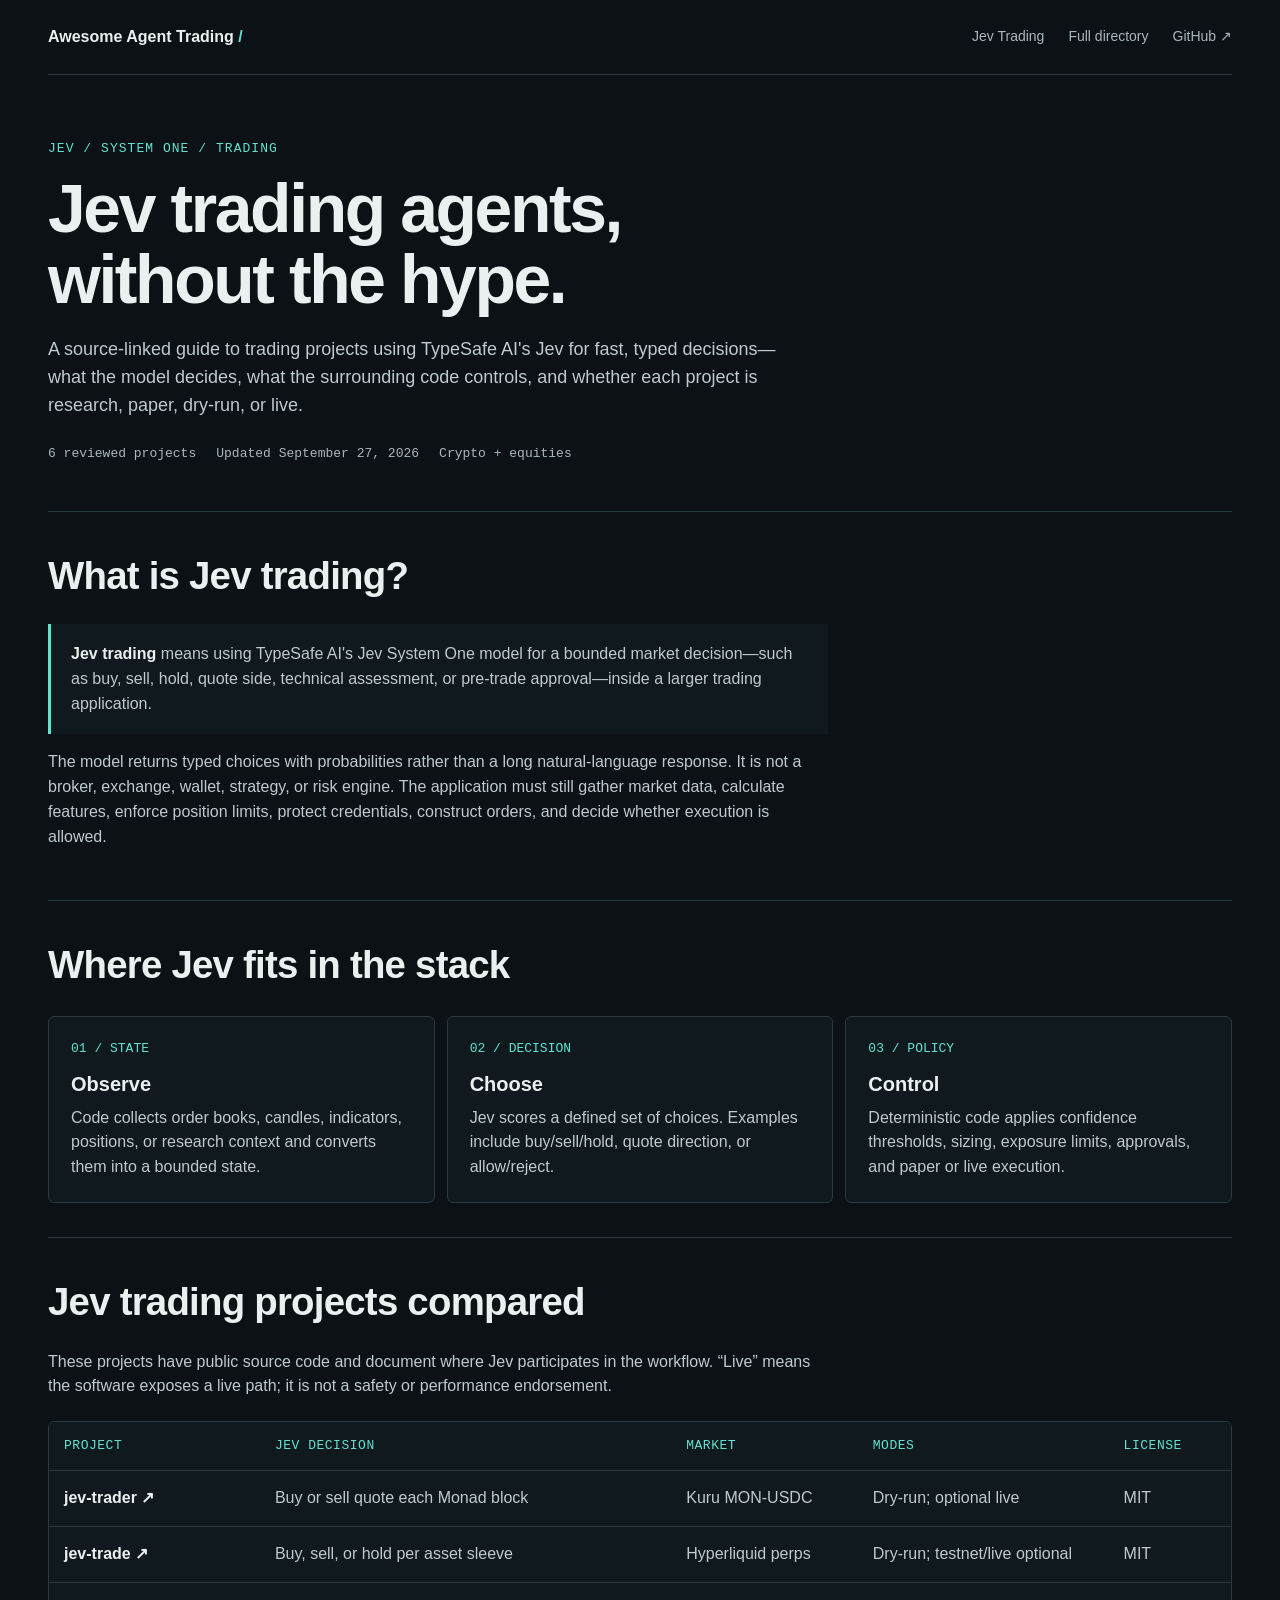
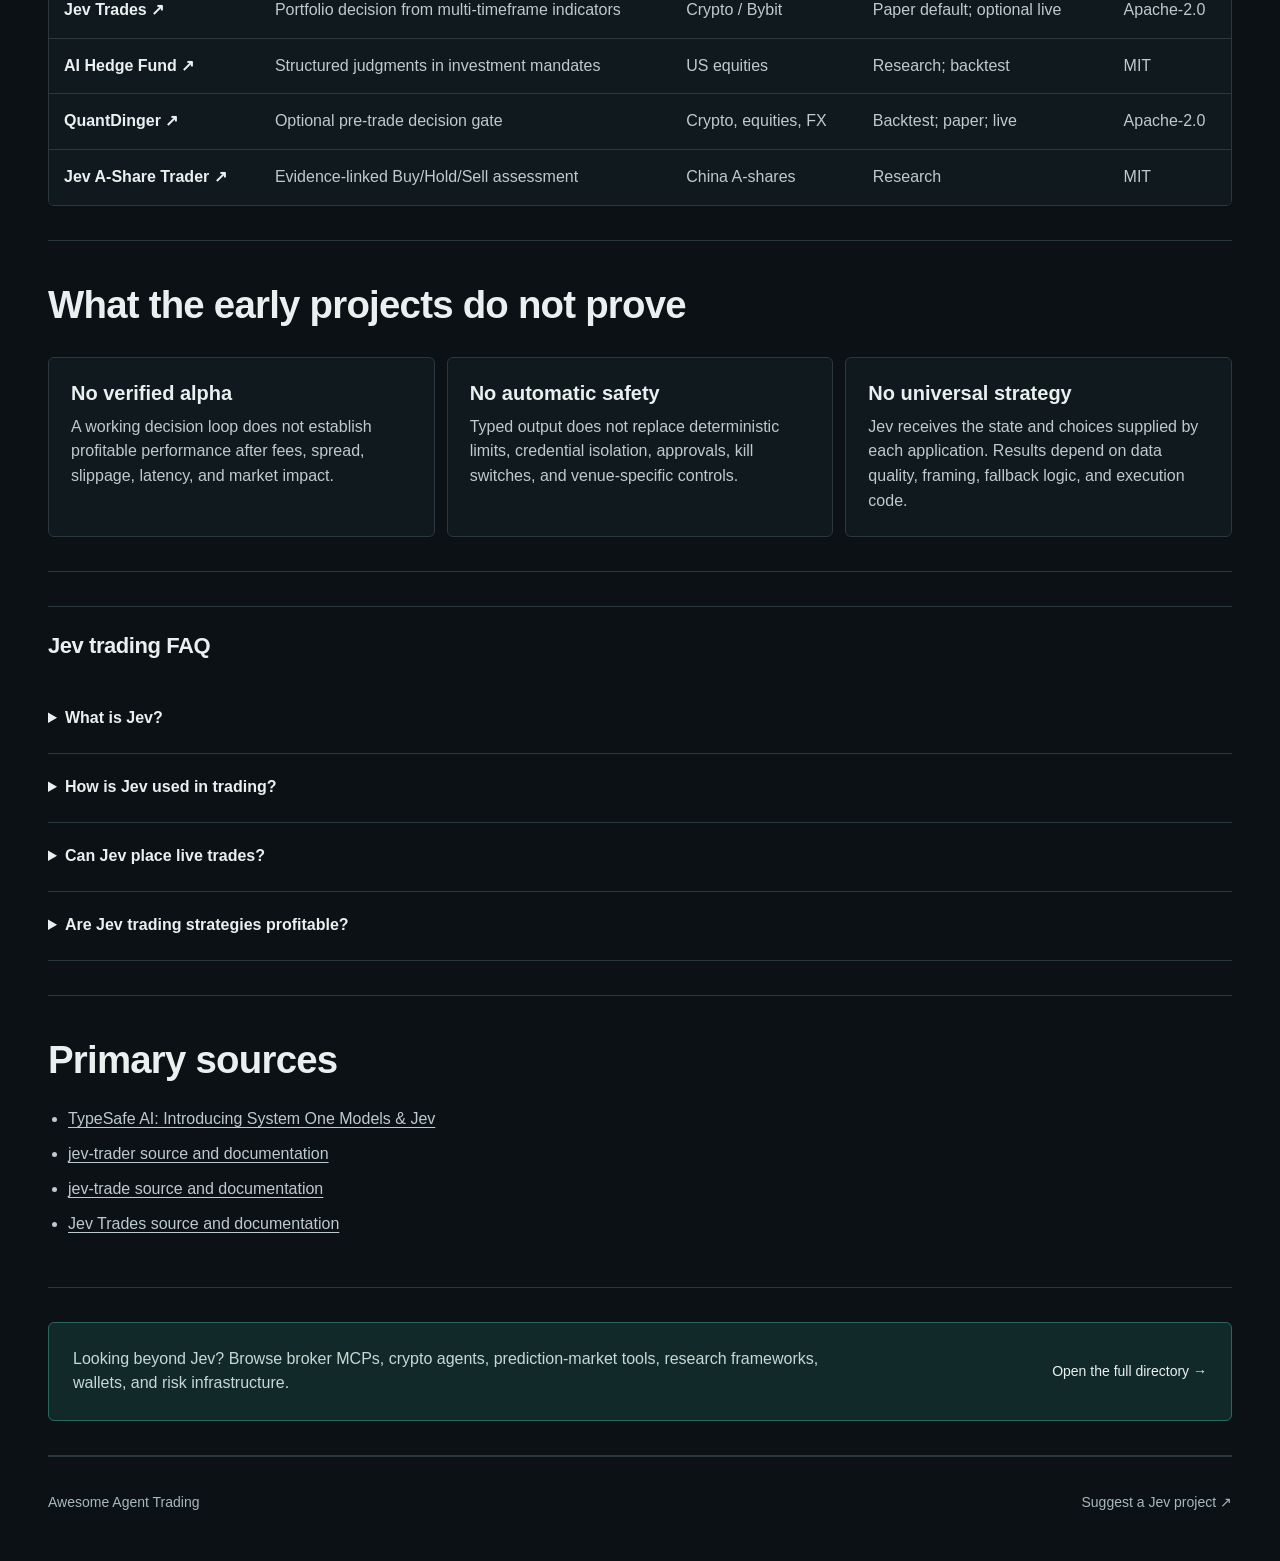
<file: docs/jev-trading/index.html>
<!doctype html>
<html lang="en">
  <head>
    <meta charset="utf-8">
    <meta name="viewport" content="width=device-width, initial-scale=1">
    <title>Jev Trading: AI Trading Bots &amp; Projects (2026)</title>
    <meta name="description" content="Compare Jev AI trading bots and agents for Monad, Hyperliquid, crypto, US stocks, and China A-shares. Modes, risks, licenses, and source links.">
    <meta name="keywords" content="Jev trading, Jev AI trading, Jev trading bot, System One trading, TypeSafe AI Jev, Jev crypto trading, Jev Hyperliquid, Jev Monad, AI trading agents">
    <link rel="canonical" href="https://laplace0x.github.io/awesome-agent-trading/jev-trading/">
    <meta name="robots" content="index, follow, max-snippet:-1, max-image-preview:large">

    <meta property="og:type" content="article">
    <meta property="og:site_name" content="Awesome Agent Trading">
    <meta property="og:title" content="Jev Trading: AI Trading Bots &amp; Projects">
    <meta property="og:description" content="A source-linked comparison of Jev trading projects, their decision roles, execution modes, licenses, and risks.">
    <meta property="og:url" content="https://laplace0x.github.io/awesome-agent-trading/jev-trading/">
    <meta property="og:image" content="https://laplace0x.github.io/awesome-agent-trading/og.png">
    <meta property="article:published_time" content="2026-09-27">
    <meta property="article:modified_time" content="2026-09-27">
    <meta name="twitter:card" content="summary_large_image">
    <meta name="twitter:title" content="Jev Trading: AI Trading Bots &amp; Projects">
    <meta name="twitter:description" content="Compare Jev trading implementations across crypto, equities, research, paper, dry-run, and live modes.">
    <meta name="twitter:image" content="https://laplace0x.github.io/awesome-agent-trading/og.png">

    <link rel="stylesheet" href="../styles.css">
    <link rel="alternate" type="text/plain" href="llms.txt" title="Jev trading summary for language models">
    <script type="application/ld+json">
{
  "@context": "https://schema.org",
  "@graph": [
    {
      "@type": "CollectionPage",
      "@id": "https://laplace0x.github.io/awesome-agent-trading/jev-trading/#page",
      "url": "https://laplace0x.github.io/awesome-agent-trading/jev-trading/",
      "name": "Jev Trading: AI Trading Bots & Projects",
      "description": "A source-linked comparison of trading systems that use TypeSafe AI's Jev System One model.",
      "datePublished": "2026-09-27",
      "dateModified": "2026-09-27",
      "inLanguage": "en",
      "isPartOf": {"@id": "https://laplace0x.github.io/awesome-agent-trading/#website"},
      "about": [
        {"@type": "Thing", "name": "Jev", "sameAs": "https://typesafe.ai/blog/introducing-system-one-models-and-jev"},
        {"@type": "Thing", "name": "AI trading agents"}
      ],
      "mainEntity": {"@id": "https://laplace0x.github.io/awesome-agent-trading/jev-trading/#projects"}
    },
    {
      "@type": "ItemList",
      "@id": "https://laplace0x.github.io/awesome-agent-trading/jev-trading/#projects",
      "name": "Jev Trading Projects",
      "numberOfItems": 6,
      "itemListElement": [
        {"@type":"ListItem","position":1,"name":"jev-trader","url":"https://github.com/jarrodwatts/jev-trader"},
        {"@type":"ListItem","position":2,"name":"jev-trade","url":"https://github.com/aowang-ai/jev-trade"},
        {"@type":"ListItem","position":3,"name":"Jev Trades","url":"https://github.com/zadescoxp/Jev-Trades"},
        {"@type":"ListItem","position":4,"name":"AI Hedge Fund","url":"https://github.com/virattt/ai-hedge-fund"},
        {"@type":"ListItem","position":5,"name":"QuantDinger","url":"https://github.com/OpenByteInc/QuantDinger"},
        {"@type":"ListItem","position":6,"name":"Jev A-Share Trader","url":"https://github.com/Eric-Zhou-0302/jev-A-share-trader"}
      ]
    },
    {
      "@type": "FAQPage",
      "mainEntity": [
        {"@type":"Question","name":"What is Jev?","acceptedAnswer":{"@type":"Answer","text":"Jev is TypeSafe AI's first public System One model. It accepts context and structured questions, then returns typed probabilistic decisions instead of free-form prose."}},
        {"@type":"Question","name":"How is Jev used in trading?","acceptedAnswer":{"@type":"Answer","text":"Trading applications use Jev for bounded judgments such as buy, sell, hold, quote side, technical assessment, or pre-trade approval. Application code still handles data, arithmetic, sizing, risk limits, credentials, and execution."}},
        {"@type":"Question","name":"Can Jev place live trades?","acceptedAnswer":{"@type":"Answer","text":"Jev returns decisions; it does not place orders by itself. Some listed applications can translate decisions into live orders when explicitly configured, while others are research, dry-run, paper, or testnet tools."}},
        {"@type":"Question","name":"Are Jev trading strategies profitable?","acceptedAnswer":{"@type":"Answer","text":"The public projects are early experiments. Inclusion in this directory does not verify profitability, safety, latency claims, or performance after fees and slippage."}}
      ]
    }
  ]
}
    </script>
  </head>
  <body>
    <a class="skip-link" href="#content">Skip to content</a>
    <header class="shell topbar">
      <a class="brand" href="../">Awesome Agent Trading<span class="brand-mark" aria-hidden="true"> /</span></a>
      <nav aria-label="Primary"><a href="./" aria-current="page">Jev Trading</a><a href="../#directory">Full directory</a><a href="https://github.com/laplace0x/awesome-agent-trading">GitHub ↗</a></nav>
    </header>

    <main class="shell" id="content">
      <article>
        <header class="guide-hero">
          <p class="eyebrow">Jev / System One / Trading</p>
          <h1>Jev trading agents,<br>without the hype.</h1>
          <p class="guide-deck">A source-linked guide to trading projects using TypeSafe AI's Jev for fast, typed decisions—what the model decides, what the surrounding code controls, and whether each project is research, paper, dry-run, or live.</p>
          <div class="guide-meta"><span>6 reviewed projects</span><span>Updated September 27, 2026</span><span>Crypto + equities</span></div>
        </header>

        <section class="guide-section" aria-labelledby="definition-title">
          <h2 id="definition-title">What is Jev trading?</h2>
          <p class="definition"><strong>Jev trading</strong> means using TypeSafe AI's Jev System One model for a bounded market decision—such as buy, sell, hold, quote side, technical assessment, or pre-trade approval—inside a larger trading application.</p>
          <p>The model returns typed choices with probabilities rather than a long natural-language response. It is not a broker, exchange, wallet, strategy, or risk engine. The application must still gather market data, calculate features, enforce position limits, protect credentials, construct orders, and decide whether execution is allowed.</p>
        </section>

        <section class="guide-section" aria-labelledby="workflow-title">
          <h2 id="workflow-title">Where Jev fits in the stack</h2>
          <div class="guide-grid">
            <div class="guide-card"><span class="step-index">01 / STATE</span><h3>Observe</h3><p>Code collects order books, candles, indicators, positions, or research context and converts them into a bounded state.</p></div>
            <div class="guide-card"><span class="step-index">02 / DECISION</span><h3>Choose</h3><p>Jev scores a defined set of choices. Examples include buy/sell/hold, quote direction, or allow/reject.</p></div>
            <div class="guide-card"><span class="step-index">03 / POLICY</span><h3>Control</h3><p>Deterministic code applies confidence thresholds, sizing, exposure limits, approvals, and paper or live execution.</p></div>
          </div>
        </section>

        <section class="guide-section" aria-labelledby="projects-title">
          <h2 id="projects-title">Jev trading projects compared</h2>
          <p>These projects have public source code and document where Jev participates in the workflow. “Live” means the software exposes a live path; it is not a safety or performance endorsement.</p>
          <div class="table-wrap">
            <table class="comparison">
              <thead><tr><th>Project</th><th>Jev decision</th><th>Market</th><th>Modes</th><th>License</th></tr></thead>
              <tbody>
                <tr><td><a href="https://github.com/jarrodwatts/jev-trader">jev-trader ↗</a></td><td>Buy or sell quote each Monad block</td><td>Kuru MON-USDC</td><td>Dry-run; optional live</td><td>MIT</td></tr>
                <tr><td><a href="https://github.com/aowang-ai/jev-trade">jev-trade ↗</a></td><td>Buy, sell, or hold per asset sleeve</td><td>Hyperliquid perps</td><td>Dry-run; testnet/live optional</td><td>MIT</td></tr>
                <tr><td><a href="https://github.com/zadescoxp/Jev-Trades">Jev Trades ↗</a></td><td>Portfolio decision from multi-timeframe indicators</td><td>Crypto / Bybit</td><td>Paper default; optional live</td><td>Apache-2.0</td></tr>
                <tr><td><a href="https://github.com/virattt/ai-hedge-fund">AI Hedge Fund ↗</a></td><td>Structured judgments in investment mandates</td><td>US equities</td><td>Research; backtest</td><td>MIT</td></tr>
                <tr><td><a href="https://github.com/OpenByteInc/QuantDinger">QuantDinger ↗</a></td><td>Optional pre-trade decision gate</td><td>Crypto, equities, FX</td><td>Backtest; paper; live</td><td>Apache-2.0</td></tr>
                <tr><td><a href="https://github.com/Eric-Zhou-0302/jev-A-share-trader">Jev A-Share Trader ↗</a></td><td>Evidence-linked Buy/Hold/Sell assessment</td><td>China A-shares</td><td>Research</td><td>MIT</td></tr>
              </tbody>
            </table>
          </div>
        </section>

        <section class="guide-section" aria-labelledby="limits-title">
          <h2 id="limits-title">What the early projects do not prove</h2>
          <div class="guide-grid">
            <div class="guide-card"><h3>No verified alpha</h3><p>A working decision loop does not establish profitable performance after fees, spread, slippage, latency, and market impact.</p></div>
            <div class="guide-card"><h3>No automatic safety</h3><p>Typed output does not replace deterministic limits, credential isolation, approvals, kill switches, and venue-specific controls.</p></div>
            <div class="guide-card"><h3>No universal strategy</h3><p>Jev receives the state and choices supplied by each application. Results depend on data quality, framing, fallback logic, and execution code.</p></div>
          </div>
        </section>

        <section class="faq guide-section" id="faq" aria-labelledby="faq-title">
          <div class="section-heading"><h2 id="faq-title">Jev trading FAQ</h2></div>
          <details><summary>What is Jev?</summary><p>Jev is TypeSafe AI's first public System One model. It accepts context and structured questions, then returns typed probabilistic decisions instead of free-form prose.</p></details>
          <details><summary>How is Jev used in trading?</summary><p>Applications use it for bounded judgments such as buy, sell, hold, quote side, technical assessment, or pre-trade approval. Code still handles data, arithmetic, sizing, risk limits, credentials, and execution.</p></details>
          <details><summary>Can Jev place live trades?</summary><p>Jev returns decisions; it does not place orders by itself. Some projects expose optional live execution, while others remain research, dry-run, paper, or testnet tools.</p></details>
          <details><summary>Are Jev trading strategies profitable?</summary><p>The public projects are early experiments. This directory does not verify profitability, safety, latency claims, or performance after fees and slippage.</p></details>
        </section>

        <section class="guide-section" aria-labelledby="sources-title">
          <h2 id="sources-title">Primary sources</h2>
          <ul class="source-list">
            <li><a href="https://typesafe.ai/blog/introducing-system-one-models-and-jev">TypeSafe AI: Introducing System One Models &amp; Jev</a></li>
            <li><a href="https://github.com/jarrodwatts/jev-trader">jev-trader source and documentation</a></li>
            <li><a href="https://github.com/aowang-ai/jev-trade">jev-trade source and documentation</a></li>
            <li><a href="https://github.com/zadescoxp/Jev-Trades">Jev Trades source and documentation</a></li>
          </ul>
        </section>

        <section class="guide-section">
          <div class="callout"><p>Looking beyond Jev? Browse broker MCPs, crypto agents, prediction-market tools, research frameworks, wallets, and risk infrastructure.</p><a class="text-link" href="../#directory">Open the full directory →</a></div>
        </section>
      </article>
    </main>
    <footer class="shell"><span>Awesome Agent Trading</span><a href="https://github.com/laplace0x/awesome-agent-trading/blob/main/CONTRIBUTING.md">Suggest a Jev project ↗</a></footer>
  </body>
</html>
</file>
<file: docs/styles.css>
:root{color-scheme:dark;--bg:#0b1114;--panel:#10191e;--text:#eaf0f0;--muted:#a8b8bd;--line:#2b383e;--accent:#62e2d1;--max:1184px;font-family:"Avenir Next","Segoe UI",sans-serif;font-size:16px}

*{box-sizing:border-box}
html{scroll-behavior:smooth;scroll-padding-top:24px}
body{margin:0;background:var(--bg);color:var(--text);line-height:1.55}
a{color:inherit;text-decoration:none}
a:hover{color:var(--accent)}
button,input,select{font:inherit}
button,a,input,select,summary{-webkit-tap-highlight-color:transparent}
button,summary{cursor:pointer}
button{color:inherit}
a:focus-visible,button:focus-visible,input:focus-visible,select:focus-visible,summary:focus-visible{outline:2px solid var(--accent);outline-offset:4px}
[hidden]{display:none!important}
.shell{width:min(var(--max),calc(100% - 36px));margin-inline:auto}
.skip-link{position:absolute;top:-80px;left:16px;background:var(--accent);color:var(--bg);padding:12px;z-index:10}
.skip-link:focus{top:12px}
.topbar{padding-block:22px;border-bottom:1px solid var(--line);display:flex;flex-direction:column;gap:14px}
.brand{font-weight:750;font-size:1rem}
.brand-mark{color:var(--accent)}
nav{display:flex;flex-wrap:wrap;gap:8px 24px}
nav a{display:inline-flex;align-items:center;min-height:44px;font-size:.875rem;color:var(--muted)}
.intro{padding-block:32px 28px;display:grid;gap:20px}
.eyebrow{font:500 .8125rem/1.5 "SFMono-Regular",Consolas,monospace;color:var(--accent);margin:0 0 14px;text-transform:uppercase;letter-spacing:.08em}
h1{font-size:clamp(2.25rem,5.3vw,4.25rem);font-weight:650;line-height:1.06;letter-spacing:-.035em;margin:0}
h2{font-size:1.375rem;letter-spacing:-.02em;margin:0}
h3{margin:0;font-size:1.25rem;line-height:1.35}
.intro-copy{max-width:490px;color:var(--muted)}
.intro-copy p{margin:0 0 12px}
.text-link{color:var(--text);font-size:.875rem;display:inline-flex;align-items:center;min-height:44px}
.section-heading{display:flex;align-items:center;justify-content:space-between;gap:16px;border-top:1px solid var(--line);padding-block:22px}
.section-heading>a{font-size:.875rem;color:var(--muted);min-height:44px;display:flex;align-items:center}
label{display:block;font-size:.875rem;color:var(--muted);margin-bottom:7px}
.filter-row{display:grid;grid-template-columns:1fr 1fr;gap:14px}
.search-field{grid-column:1/-1}
input,select{width:100%;min-width:0;min-height:48px;border:1px solid var(--line);border-radius:5px;background:var(--panel);color:var(--text);padding:10px 12px}
input::placeholder{color:#92a3a9}
select{padding-right:24px}
.categories{display:flex;flex-wrap:wrap;gap:8px;padding-block:18px 12px}
.category{display:inline-flex;align-items:center;gap:9px;text-align:left;min-height:44px;border:1px solid var(--line);border-radius:5px;background:transparent;padding:8px 12px;font-size:.875rem}
.category span{font-family:Consolas,monospace;font-size:.8125rem;color:var(--muted)}
.category.active{border-color:var(--accent);color:var(--accent);background:#112a29}
.category:hover{border-color:var(--accent)}
.results-heading{display:flex;align-items:center;justify-content:space-between;min-height:44px;margin-top:4px}
.results-heading p{margin:0;font: .875rem/1.5 Consolas,monospace;color:var(--muted)}
#reset,.empty button{background:none;border:0;color:var(--accent);min-height:44px;padding:8px 0;font-size:.875rem}
.directory-note,.footnote{color:var(--muted);font-size:.875rem;max-width:850px;margin:4px 0 20px}
.projects{display:grid;gap:12px}
.project{padding:23px;border:1px solid var(--line);border-radius:6px;background:var(--panel);display:flex;flex-direction:column;align-items:flex-start;min-width:0}
.project:hover{border-color:#52676d}
.project-category{color:var(--muted);font-size:.8125rem;line-height:1.5;margin:0 0 10px}
.project h3 a{display:inline-block;min-height:44px;padding-block:4px;overflow-wrap:anywhere}
.project h3 span{font-weight:400;color:var(--accent)}
.project-description{margin:8px 0 20px;color:#bdcacf;font-size:1rem;max-width:65ch}
.tags{display:flex;flex-wrap:wrap;gap:6px;margin-top:auto}
.tag{font: .8125rem/1.4 Consolas,monospace;padding:4px 7px;border:1px solid #35464c;border-radius:3px;color:#cbd8dd}
.tag--accent{color:var(--accent);border-color:#2b665e}
.tag--muted{border-color:transparent;padding-left:0;color:var(--muted)}
.project-details{margin-top:18px;padding-top:12px;border-top:1px solid var(--line);width:100%;font-size:.875rem;color:var(--muted)}
summary{min-height:44px;align-content:center}
.project-details p{margin:10px 0;overflow-wrap:anywhere}
.project-details a{text-decoration:underline;text-underline-offset:3px}
.empty{text-align:center;padding:60px 20px;border:1px dashed var(--line)}
.empty p{color:var(--muted)}
.footnote{margin-top:24px}
.faq{padding-block:36px 48px}
.faq>details{border-bottom:1px solid var(--line);padding:12px 0}
.faq summary{font-weight:600;padding:8px 0}
.faq p{color:var(--muted);max-width:75ch}
footer{border-top:1px solid var(--line);padding-block:24px 36px;display:flex;flex-wrap:wrap;align-items:center;justify-content:space-between;gap:12px;color:var(--muted);font-size:.875rem}
footer a{min-height:44px;display:flex;align-items:center}

.guide-hero{padding-block:42px 34px;border-bottom:1px solid var(--line)}
.guide-hero h1{max-width:900px}
.guide-deck{font-size:1.125rem;color:#bdcacf;max-width:760px;margin:20px 0 0}
.guide-meta{display:flex;flex-wrap:wrap;gap:8px 20px;margin-top:24px;color:var(--muted);font: .8125rem/1.5 Consolas,monospace}
.guide-section{padding-block:34px;border-bottom:1px solid var(--line)}
.guide-section>h2{font-size:clamp(1.75rem,3vw,2.5rem);margin-bottom:18px}
.guide-section>p,.guide-copy{max-width:780px;color:#bdcacf}
.definition{border-left:3px solid var(--accent);padding:18px 20px;background:var(--panel);max-width:900px}
.definition strong{color:var(--text)}
.guide-grid{display:grid;gap:12px;margin-top:22px}
.guide-card{border:1px solid var(--line);background:var(--panel);padding:22px;border-radius:6px}
.guide-card h3{margin-bottom:8px}
.guide-card p{color:#bdcacf;margin:0}
.step-index{display:block;color:var(--accent);font: .8125rem/1.5 Consolas,monospace;margin-bottom:12px}
.table-wrap{overflow-x:auto;border:1px solid var(--line);border-radius:6px;margin-top:22px}
.comparison{width:100%;border-collapse:collapse;min-width:760px;background:var(--panel)}
.comparison th,.comparison td{text-align:left;vertical-align:top;padding:15px;border-bottom:1px solid var(--line)}
.comparison th{font: .8125rem/1.4 Consolas,monospace;color:var(--accent);text-transform:uppercase;letter-spacing:.04em}
.comparison td{color:#bdcacf}
.comparison td:first-child{color:var(--text);font-weight:650}
.comparison tr:last-child td{border-bottom:0}
.callout{display:flex;flex-direction:column;gap:16px;padding:24px;border:1px solid #2b665e;background:#112a29;border-radius:6px}
.callout p{margin:0;color:#c7d8d5;max-width:780px}
.source-list{padding-left:20px;color:#bdcacf}
.source-list li{margin:10px 0}
.source-list a{text-decoration:underline;text-underline-offset:3px}

@media(min-width:700px){.topbar{flex-direction:row;align-items:center;justify-content:space-between;padding-block:15px}
.intro{grid-template-columns:1.2fr 1fr;align-items:end;padding-block:38px 32px;gap:48px}
.filter-row{grid-template-columns:2fr 1fr 1fr}
.search-field{grid-column:auto}
.projects{grid-template-columns:repeat(2,minmax(0,1fr))}
.intro-copy{padding-bottom:3px}
.guide-hero{padding-block:64px 48px}
.guide-grid{grid-template-columns:repeat(3,minmax(0,1fr))}
.callout{flex-direction:row;align-items:center;justify-content:space-between}
}

@media(prefers-reduced-motion:reduce){html{scroll-behavior:auto}
}


.mobile-category{margin-top:14px}
.categories{display:none}
@media(min-width:700px){.mobile-category{display:none}
.categories{display:flex}
}
</file>
